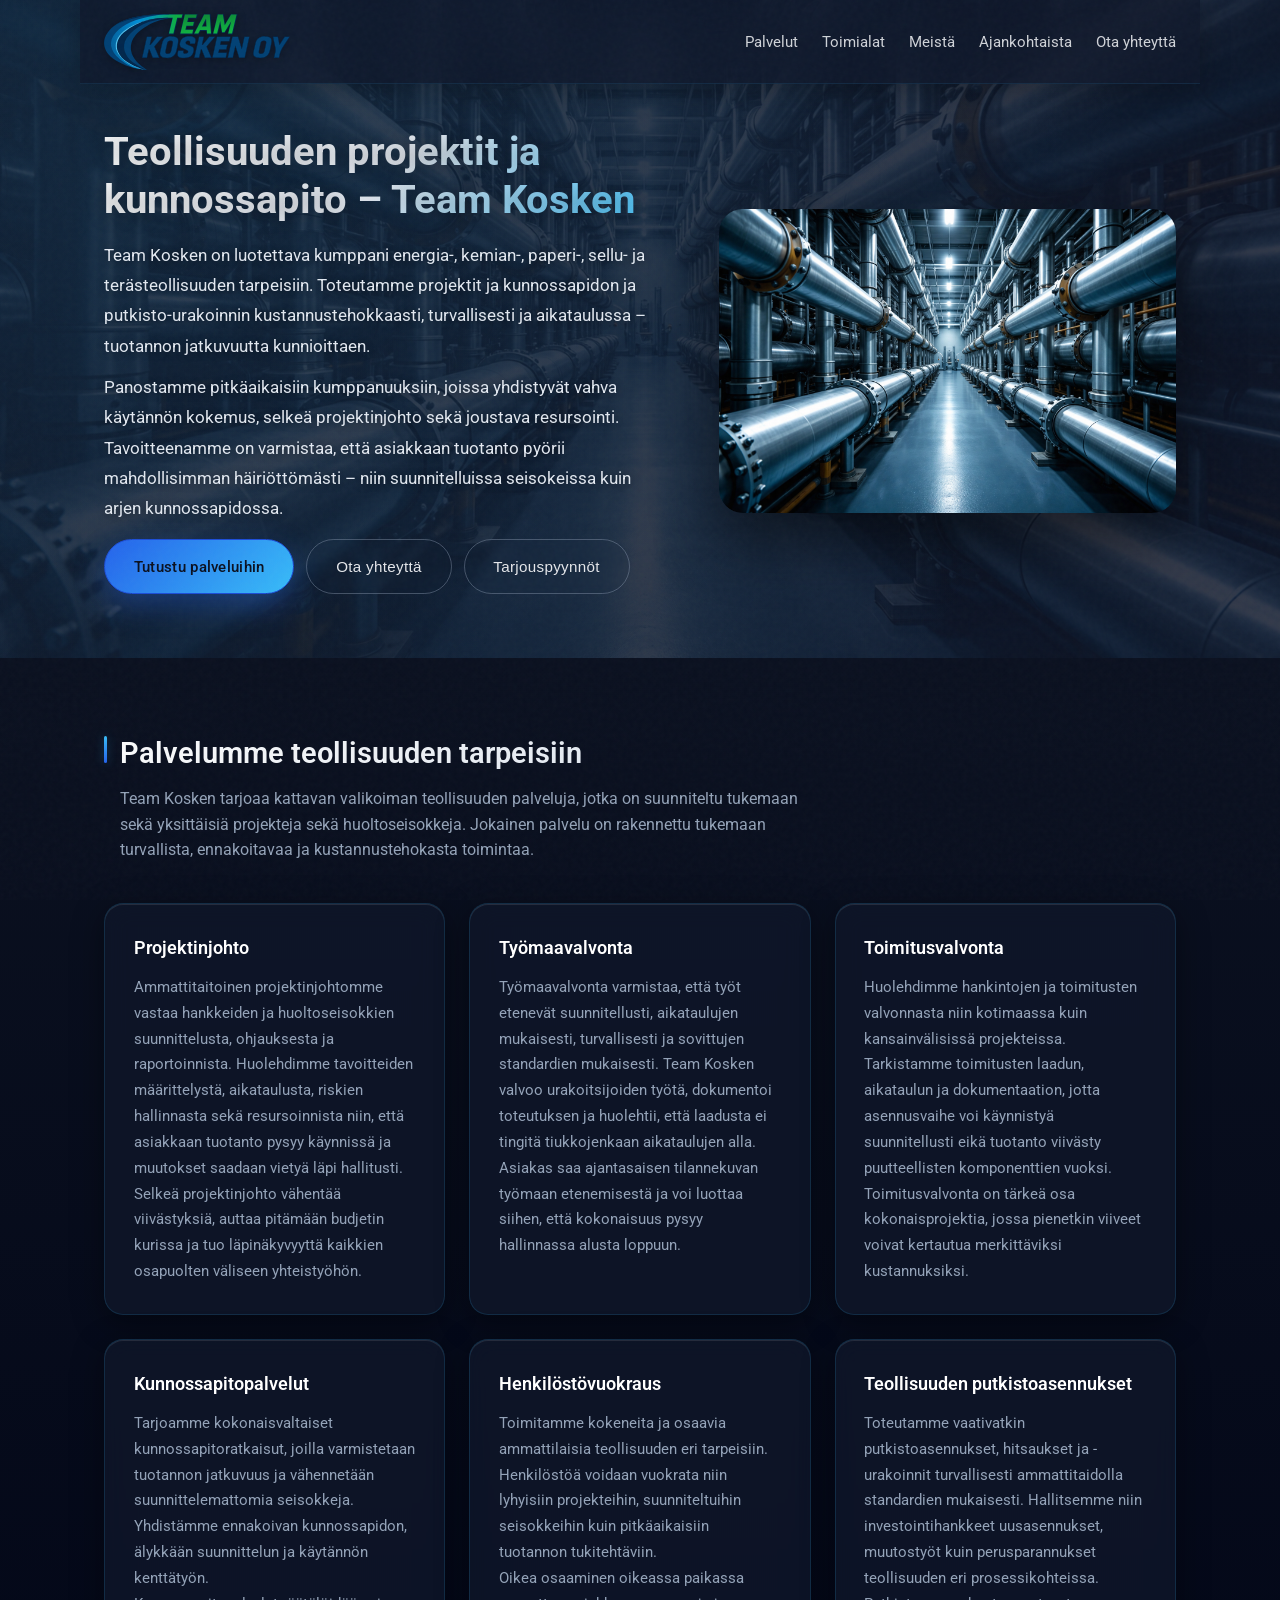
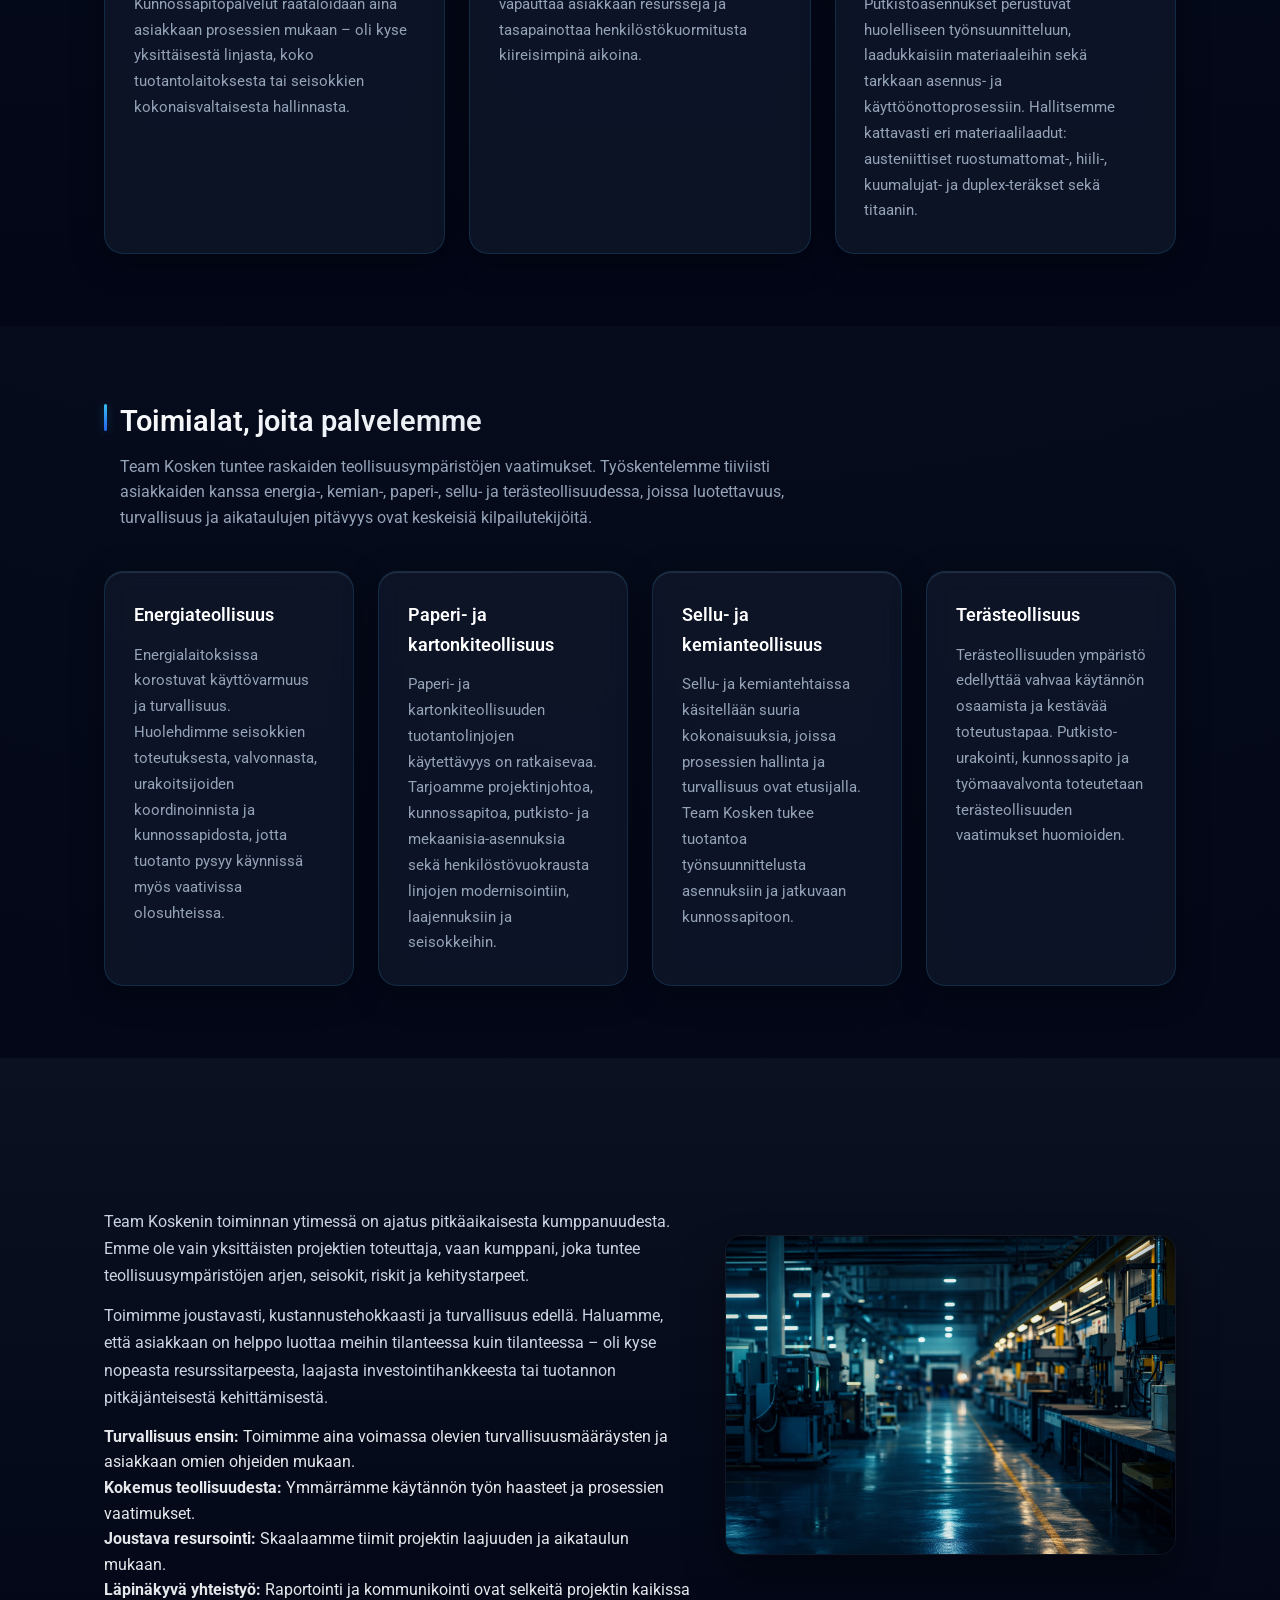
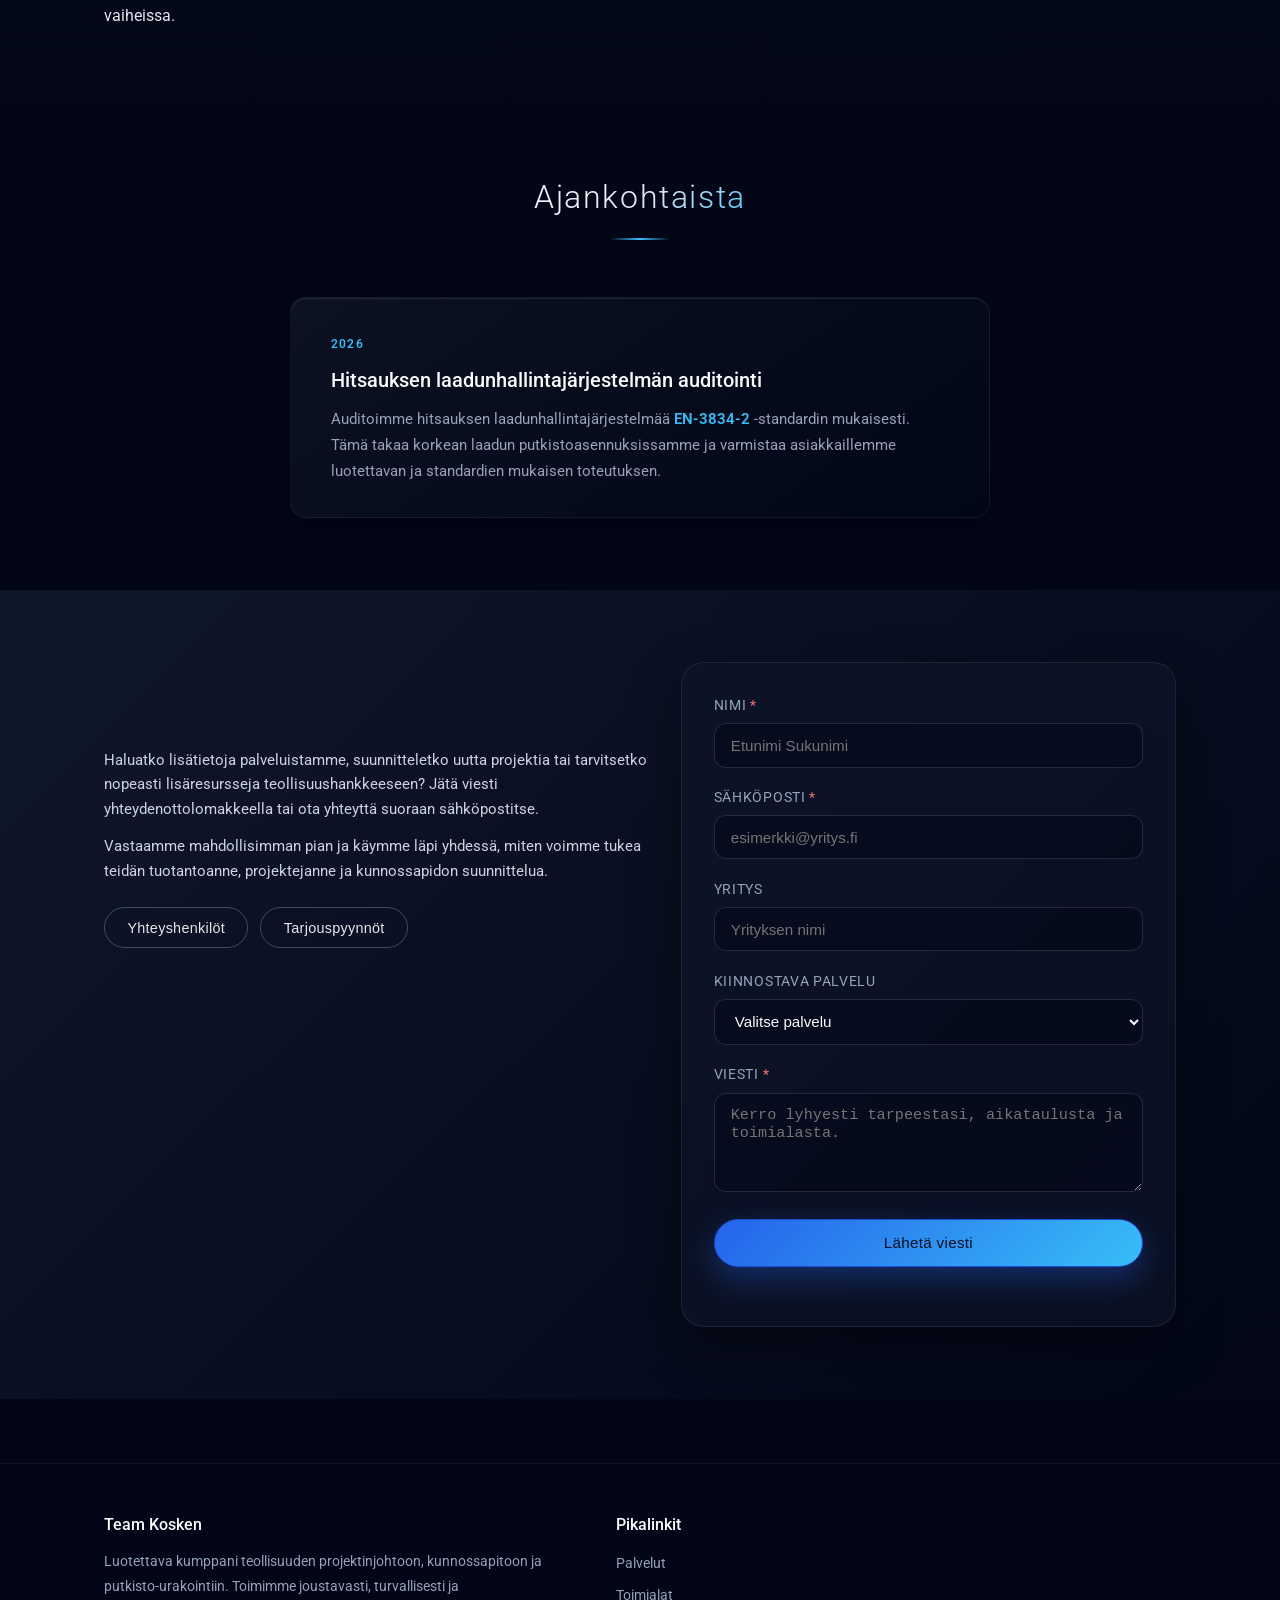
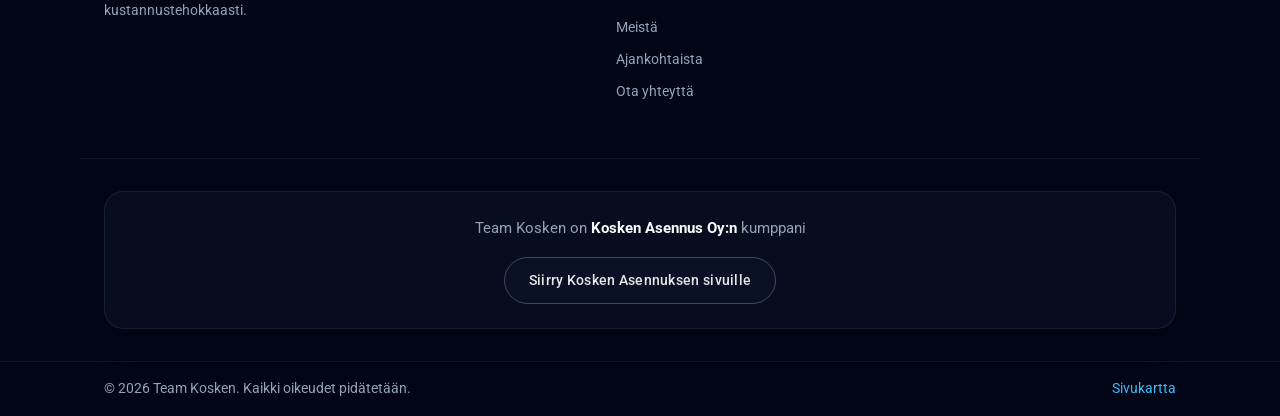
<file: index.html>
<!DOCTYPE html>
<html lang="fi">
<head>
  <meta charset="UTF-8">
  <title>Team Kosken – Teollisuuden projektinjohto ja kunnossapito</title>
  <meta name="description" content="Luotettava kumppani teollisuuden projektinhallintaan, työmaavalvontaan ja kunnossapitoon. Palvelemme energia-, kemian- ja terästeollisuutta.">
  <meta name="keywords" content="Team Kosken, teollisuuden palvelut, projektinjohto, työmaavalvonta, kunnossapito, putkistoasennukset, teollisuus, henkilöstövuokraus">
  <meta name="robots" content="index, follow">
  <meta name="author" content="Team Kosken">
  <meta name="viewport" content="width=device-width, initial-scale=1.0, maximum-scale=5.0">
  <meta name="theme-color" content="#020617">
  
  <!-- Canonical URL -->
  <link rel="canonical" href="https://teamkosken.com/">

  
  <link rel="icon" type="image/x-icon" href="images/favicon.png">
  <link rel="apple-touch-icon" sizes="180x180" href="images/favicon.png">
  
  <!-- Open Graph / Facebook -->
  <meta property="og:type" content="website">
  <meta property="og:url" content="https://teamkosken.com/">
  <meta property="og:title" content="Team Kosken – Teollisuuden projektinjohto ja kunnossapito">
  <meta property="og:description" content="Luotettava kumppani energia-, kemian-, paperi-, sellu- ja terästeollisuuden projektinjohtoon, kunnossapitoon ja putkistoasennuksiin.">
  <meta property="og:image" content="images/og-image.jpg">
  <meta property="og:locale" content="fi_FI">
  
  <!-- Twitter -->
  <meta property="twitter:card" content="summary_large_image">
  <meta property="twitter:url" content="https://teamkosken.com/">
  <meta property="twitter:title" content="Team Kosken – Teollisuuden projektinjohto ja kunnossapito">
  <meta property="twitter:description" content="Luotettava kumppani energia-, kemian-, paperi-, sellu- ja terästeollisuuden projektinjohtoon, kunnossapitoon ja putkistoasennuksiin.">
  <meta property="twitter:image" content="images/og-image.jpg">

  <!-- Preconnect to Google Fonts -->
  <link rel="preconnect" href="https://fonts.googleapis.com">
  <link rel="preconnect" href="https://fonts.gstatic.com" crossorigin>
  
  <!-- Google Font -->
  <link href="https://fonts.googleapis.com/css2?family=Roboto:wght@300;400;500;700&display=swap" rel="stylesheet">

  <!-- Preload critical resources -->
  <link rel="preload" href="styles.css" as="style">
  <link rel="preload" href="images/LOGO1.svg" as="image" type="image/svg+xml">
  
  <!-- Styles -->
  <link rel="stylesheet" href="styles.css">

  <!-- Strukturoitu data (JSON-LD) hakukoneita varten -->
  <script type="application/ld+json">
  {
    "@context": "https://schema.org",
    "@type": "Organization",
    "name": "Team Kosken",
    "url": "https://teamkosken.com/",
    "logo": "https://www.teamkosken.com/images/LOGO1.svg",
    "description": "Teollisuuden palveluyritys, joka tarjoaa projektinjohtoa, työmaavalvontaa, kunnossapitopalveluja, henkilöstövuokrausta ja putkistoasennuksia energia-, kemian-, paperi-, sellu- ja terästeollisuudelle.",
    "address": {"@type": "PostalAddress", "addressCountry": "FI"},
    "areaServed": ["Energia-ala", "Kemianteollisuus", "Paperiteollisuus", "Selluteollisuus", "Terästeollisuus"],
    "contactPoint": [{"@type": "ContactPoint", "contactType": "Asiakaspalvelu", "email": "info@teamkosken.fi", "telephone": "+358401234567"}],
    "makesOffer": {
      "@type": "OfferCatalog",
      "name": "Teollisuuden palvelut",
      "itemListElement": [
        {"@type": "Offer", "itemOffered": {"@type": "Service", "name": "Projektinjohto", "description": "Teollisuuden hankkeiden ja huoltoseisokkien projektinjohto."}},
        {"@type": "Offer", "itemOffered": {"@type": "Service", "name": "Työmaavalvonta", "description": "Työmaiden etenemisen turvallinen ja laadukas valvonta."}},
        {"@type": "Offer", "itemOffered": {"@type": "Service", "name": "Toimitusvalvonta", "description": "Hankintojen ja toimitusten aikataulujen valvonta."}},
        {"@type": "Offer", "itemOffered": {"@type": "Service", "name": "Kunnossapitopalvelut", "description": "Kokonaisvaltaiset kunnossapitoratkaisut tuotannon jatkuvuuden varmistamiseksi."}},
        {"@type": "Offer", "itemOffered": {"@type": "Service", "name": "Henkilöstövuokraus", "description": "Kokeneiden teollisuusammattilaisten vuokraus lyhyt- ja pitkäaikaisiin tarpeisiin."}},
        {"@type": "Offer", "itemOffered": {"@type": "Service", "name": "Teollisuuden putkistoasennukset", "description": "Putkistoasennukset ja hitsaukset vaativiin teollisuuskohteisiin."}}
      ]
    }
  }
  </script>
<base target="_blank">
</head>
<body id="top">
  <!-- Skip to main content for accessibility -->
  <a href="#main-content" class="skip-link">Siirry pääsisältöön</a>
  
  <!-- Sticky header -->
  <header class="site-header">
    <div class="container nav-container">
      <a href="#top" class="logo" aria-label="Team Kosken etusivu">
        <img src="images/LOGO1.svg" alt="Team Kosken logo">
      </a>

      <!-- Hamburger valikko mobiilille -->
      <button class="nav-toggle" aria-expanded="false" aria-controls="primary-menu" aria-label="Avaa päävalikko">
        <span class="nav-toggle-bar"></span>
        <span class="nav-toggle-bar"></span>
        <span class="nav-toggle-bar"></span>
      </button>

      <!-- Päänavigaatio -->
      <nav class="main-nav" aria-label="Päänavigaatio">
        <ul id="primary-menu" class="nav-menu">
          <li><a href="#palvelut">Palvelut</a></li>
          <li><a href="#toimialat">Toimialat</a></li>
          <li><a href="#meista">Meistä</a></li>
          <li><a href="#ajankohtaista">Ajankohtaista</a></li>
          <li><a href="#yhteys">Ota yhteyttä</a></li>
        </ul>
      </nav>
    </div>
  </header>
  <div class="nav-overlay" data-nav-overlay></div>

  <!-- HERO -->
  <section class="hero">
    <div class="container hero-grid">
      <div class="hero-text">
        <h1>Teollisuuden projektit ja kunnossapito – Team Kosken</h1>
        <p class="hero-lead">
          Team Kosken on luotettava kumppani energia-, kemian-, paperi-, sellu- ja terästeollisuuden tarpeisiin. 
          Toteutamme projektit ja kunnossapidon ja putkisto-urakoinnin kustannustehokkaasti, turvallisesti 
          ja aikataulussa – tuotannon jatkuvuutta kunnioittaen.
        </p>
        <p>
          Panostamme pitkäaikaisiin kumppanuuksiin, joissa yhdistyvät vahva käytännön kokemus, selkeä projektinjohto 
          sekä joustava resursointi. Tavoitteenamme on varmistaa, että asiakkaan tuotanto pyörii mahdollisimman 
          häiriöttömästi – niin suunnitelluissa seisokeissa kuin arjen kunnossapidossa.
        </p>
        <div class="hero-actions">
          <a href="#palvelut" class="btn btn-primary">Tutustu palveluihin</a>
          <button class="btn btn-outline" type="button" id="open-leadership">Ota yhteyttä</button>
          <button class="btn btn-outline" type="button" id="open-tarjous">Tarjouspyynnöt</button>
        </div>
      </div>
      <div class="hero-image-wrapper">
        <img src="images/halli.png" alt="Teollisuuslaitos ja tuotantoympäristö" class="hero-image">
      </div>
    </div>
  </section>
  <div class="highlight-text">Luotettavuus · Turvallisuus · Laatu</div>

  <main id="main-content">
    <!-- Palvelut -->
    <section id="palvelut" class="section section-light">
      <div class="container">
        <header class="section-header scroll-reveal">
          <h2>Palvelumme teollisuuden tarpeisiin</h2>
          <p>
            Team Kosken tarjoaa kattavan valikoiman teollisuuden palveluja, jotka on suunniteltu tukemaan sekä yksittäisiä projekteja 
            sekä huoltoseisokkeja. Jokainen palvelu on rakennettu tukemaan turvallista, ennakoitavaa ja kustannustehokasta toimintaa.
          </p>
        </header>

        <div class="grid services-grid">
          <article class="card service-card scroll-reveal">
            <h3>Projektinjohto</h3>
            <p>
              Ammattitaitoinen projektinjohtomme vastaa hankkeiden ja huoltoseisokkien suunnittelusta, ohjauksesta ja raportoinnista. 
              Huolehdimme tavoitteiden määrittelystä, aikataulusta, riskien hallinnasta sekä resursoinnista niin, että asiakkaan tuotanto pysyy 
              käynnissä ja muutokset saadaan vietyä läpi hallitusti.
            </p>
            <p>
              Selkeä projektinjohto vähentää viivästyksiä, auttaa pitämään budjetin kurissa ja tuo läpinäkyvyyttä kaikkien osapuolten 
              väliseen yhteistyöhön.
            </p>
          </article>

          <article class="card service-card scroll-reveal">
            <h3>Työmaavalvonta</h3>
            <p>
              Työmaavalvonta varmistaa, että työt etenevät suunnitellusti, aikataulujen mukaisesti, turvallisesti ja sovittujen standardien mukaisesti. 
              Team Kosken valvoo urakoitsijoiden työtä, dokumentoi toteutuksen ja huolehtii, että laadusta ei tingitä tiukkojenkaan aikataulujen alla.
            </p>
            <p>
              Asiakas saa ajantasaisen tilannekuvan työmaan etenemisestä ja voi luottaa siihen, että kokonaisuus pysyy hallinnassa alusta loppuun.
            </p>
          </article>

          <article class="card service-card scroll-reveal">
            <h3>Toimitusvalvonta</h3>
            <p>
              Huolehdimme hankintojen ja toimitusten valvonnasta niin kotimaassa kuin kansainvälisissä projekteissa. Tarkistamme toimitusten laadun, 
              aikataulun ja dokumentaation, jotta asennusvaihe voi käynnistyä suunnitellusti eikä tuotanto viivästy puutteellisten komponenttien vuoksi.
            </p>
            <p>
              Toimitusvalvonta on tärkeä osa kokonaisprojektia, jossa pienetkin viiveet voivat kertautua merkittäviksi kustannuksiksi.
            </p>
          </article>

          <article class="card service-card scroll-reveal">
            <h3>Kunnossapitopalvelut</h3>
            <p>
              Tarjoamme kokonaisvaltaiset kunnossapitoratkaisut, joilla varmistetaan tuotannon jatkuvuus ja vähennetään suunnittelemattomia seisokkeja. 
              Yhdistämme ennakoivan kunnossapidon, älykkään suunnittelun ja käytännön kenttätyön.
            </p>
            <p>
              Kunnossapitopalvelut räätälöidään aina asiakkaan prosessien mukaan – oli kyse yksittäisestä linjasta, koko tuotantolaitoksesta 
              tai seisokkien kokonaisvaltaisesta hallinnasta.
            </p>
          </article>

          <article class="card service-card scroll-reveal">
            <h3>Henkilöstövuokraus</h3>
            <p>
              Toimitamme kokeneita ja osaavia ammattilaisia teollisuuden eri tarpeisiin. Henkilöstöä voidaan vuokrata niin lyhyisiin projekteihin, 
              suunniteltuihin seisokkeihin kuin pitkäaikaisiin tuotannon tukitehtäviin.
            </p>
            <p>
              Oikea osaaminen oikeassa paikassa vapauttaa asiakkaan resursseja ja tasapainottaa henkilöstökuormitusta kiireisimpinä aikoina.
            </p>
          </article>

          <article class="card service-card scroll-reveal">
            <h3>Teollisuuden putkistoasennukset</h3>
            <p>
              Toteutamme vaativatkin putkistoasennukset, hitsaukset ja -urakoinnit turvallisesti ammattitaidolla standardien mukaisesti. 
              Hallitsemme niin investointihankkeet uusasennukset, muutostyöt kuin perusparannukset teollisuuden eri prosessikohteissa.
            </p>
            <p>
              Putkistoasennukset perustuvat huolelliseen työnsuunnitteluun, laadukkaisiin materiaaleihin sekä tarkkaan asennus- ja käyttöönottoprosessiin. 
              Hallitsemme kattavasti eri materiaalilaadut: austeniittiset ruostumattomat-, hiili-, kuumalujat- ja duplex-teräkset sekä titaanin.
            </p>
          </article>
        </div>
        
        <!-- MOBIILI: Palvelut (accordion) -->
        <div class="grid services-accordion" data-accordion="single">
          <details class="card service-card acc-card scroll-reveal">
            <summary>Projektinjohto</summary>
            <div class="acc-body">
                    <p>Ammattitaitoinen projektinjohtomme vastaa hankkeiden ja huoltoseisokkien suunnittelusta, ohjauksesta ja raportoinnista. Huolehdimme tavoitteiden määrittelystä, aikataulusta, riskien hallinnasta sekä resursoinnista niin, että asiakkaan tuotanto pysyy käynnissä ja muutokset saadaan vietyä läpi hallitusti.</p>
                    <p>Selkeä projektinjohto vähentää viivästyksiä, auttaa pitämään budjetin kurissa ja tuo läpinäkyvyyttä kaikkien osapuolten väliseen yhteistyöhön.</p>
            </div>
          </details>
          <details class="card service-card acc-card scroll-reveal">
            <summary>Työmaavalvonta</summary>
            <div class="acc-body">
              <p>Työmaavalvonta varmistaa, että työt etenevät suunnitellusti, aikataulujen mukaisesti, turvallisesti ja sovittujen standardien mukaisesti. Team Kosken valvoo urakoitsijoiden työtä, dokumentoi toteutuksen ja huolehtii, että laadusta ei tingitä tiukkojenkaan aikataulujen alla.</p>
              <p>Asiakas saa ajantasaisen tilannekuvan työmaan etenemisestä ja voi luottaa siihen, että kokonaisuus pysyy hallinnassa alusta loppuun.</p>
            </div>
          </details>
          <details class="card service-card acc-card scroll-reveal">
            <summary>Toimitusvalvonta</summary>
            <div class="acc-body">
              <p>Huolehdimme hankintojen ja toimitusten valvonnasta niin kotimaassa kuin kansainvälisissä projekteissa. Tarkistamme toimitusten laadun, aikataulun ja dokumentaation, jotta asennusvaihe voi käynnistyä suunnitellusti eikä tuotanto viivästy puutteellisten komponenttien vuoksi.</p>
              <p>Toimitusvalvonta on tärkeä osa kokonaisprojektia, jossa pienetkin viiveet voivat kertautua merkittäviksi kustannuksiksi.</p>
            </div>
          </details>
          <details class="card service-card acc-card scroll-reveal">
            <summary>Kunnossapitopalvelut</summary>
            <div class="acc-body">
              <p>Tarjoamme kokonaisvaltaiset kunnossapitoratkaisut, joilla varmistetaan tuotannon jatkuvuus ja vähennetään suunnittelemattomia seisokkeja. Yhdistämme ennakoivan kunnossapidon, älykkään suunnittelun ja käytännön kenttätyön.</p>
              <p>Kunnossapitopalvelut räätälöidään aina asiakkaan prosessien mukaan – oli kyse yksittäisestä linjasta, koko tuotantolaitoksesta tai seisokkien kokonaisvaltaisesta hallinnasta.</p>
            </div>
          </details>
          <details class="card service-card acc-card scroll-reveal">
            <summary>Henkilöstövuokraus</summary>
            <div class="acc-body">
                          <p>
              Toimitamme kokeneita ja osaavia ammattilaisia teollisuuden eri tarpeisiin. Henkilöstöä voidaan vuokrata niin lyhyisiin projekteihin, 
              suunniteltuihin seisokkeihin kuin pitkäaikaisiin tuotannon tukitehtäviin.
            </p>
            <p>
              Oikea osaaminen oikeassa paikassa vapauttaa asiakkaan resursseja ja tasapainottaa henkilöstökuormitusta kiireisimpinä aikoina.
            </p>
            </div>
          </details>
          <details class="card service-card acc-card scroll-reveal">
            <summary>Teollisuuden putkistoasennukset</summary>
            <div class="acc-body">
                          <p>
              Toteutamme vaativatkin putkistoasennukset, hitsaukset ja -urakoinnit turvallisesti ammattitaidolla standardien mukaisesti. 
              Hallitsemme niin investointihankkeet uusasennukset, muutostyöt kuin perusparannukset teollisuuden eri prosessikohteissa.
            </p>
            <p>
              Putkistoasennukset perustuvat huolelliseen työnsuunnitteluun, laadukkaisiin materiaaleihin sekä tarkkaan asennus- ja käyttöönottoprosessiin. 
              Hallitsemme kattavasti eri materiaalilaadut: austeniittiset ruostumattomat-, hiili-, kuumalujat- ja duplex-teräkset sekä titaanin.
            </p>
            </div>
          </details>
        </div>
      </div>
    </section>

    <!-- Toimialat -->
    <section id="toimialat" class="section">
      <div class="container">
        <header class="section-header scroll-reveal">
          <h2>Toimialat, joita palvelemme</h2>
          <p>
            Team Kosken tuntee raskaiden teollisuusympäristöjen vaatimukset. Työskentelemme tiiviisti asiakkaiden kanssa energia-, kemian-, paperi-, sellu- 
            ja terästeollisuudessa, joissa luotettavuus, turvallisuus ja aikataulujen pitävyys ovat keskeisiä kilpailutekijöitä.
          </p>
        </header>

        <div class="grid industries-grid">
          <article class="card industry-card scroll-reveal">
            <h3>Energiateollisuus</h3>
            <p>
              Energialaitoksissa korostuvat käyttövarmuus ja turvallisuus. Huolehdimme seisokkien toteutuksesta, valvonnasta, urakoitsijoiden koordinoinnista 
              ja kunnossapidosta, jotta tuotanto pysyy käynnissä myös vaativissa olosuhteissa.
            </p>
          </article>

          <article class="card industry-card scroll-reveal">
            <h3>Paperi- ja kartonkiteollisuus</h3>
            <p>
              Paperi- ja kartonkiteollisuuden tuotantolinjojen käytettävyys on ratkaisevaa. Tarjoamme projektinjohtoa, kunnossapitoa, putkisto- ja mekaanisia-asennuksia 
              sekä henkilöstövuokrausta linjojen modernisointiin, laajennuksiin ja seisokkeihin.
            </p>
          </article>

          <article class="card industry-card scroll-reveal">
            <h3>Sellu- ja kemianteollisuus</h3>
            <p>
              Sellu- ja kemiantehtaissa käsitellään suuria kokonaisuuksia, joissa prosessien hallinta ja turvallisuus ovat etusijalla. Team Kosken tukee tuotantoa 
              työnsuunnittelusta asennuksiin ja jatkuvaan kunnossapitoon.
            </p>
          </article>

          <article class="card industry-card scroll-reveal">
            <h3>Terästeollisuus</h3>
            <p>
              Terästeollisuuden ympäristö edellyttää vahvaa käytännön osaamista ja kestävää toteutustapaa. Putkisto-urakointi, kunnossapito ja työmaavalvonta 
              toteutetaan terästeollisuuden vaatimukset huomioiden.
            </p>
          </article>
        </div>
      </div>
    </section>


  </div>
    <!-- Logo esittelyosion lopussa -->


    <!-- Meistä -->
    <section id="meista" class="section section-light">
      <div class="container about-grid">
        <div class="about-text scroll-reveal">
          <header class="section-header">
            <h2>Team Kosken – luotettava kumppani teollisuudelle</h2>
          </header>
          <p>
            Team Koskenin toiminnan ytimessä on ajatus pitkäaikaisesta kumppanuudesta. Emme ole vain yksittäisten projektien toteuttaja, 
            vaan kumppani, joka tuntee teollisuusympäristöjen arjen, seisokit, riskit ja kehitystarpeet.
          </p>
          <p>
            Toimimme joustavasti, kustannustehokkaasti ja turvallisuus edellä. Haluamme, että asiakkaan on helppo luottaa meihin tilanteessa kuin tilanteessa – 
            oli kyse nopeasta resurssitarpeesta, laajasta investointihankkeesta tai tuotannon pitkäjänteisestä kehittämisestä.
          </p>
          <ul class="benefits-list">
            <li><strong>Turvallisuus ensin:</strong> Toimimme aina voimassa olevien turvallisuusmääräysten ja asiakkaan omien ohjeiden mukaan.</li>
            <li><strong>Kokemus teollisuudesta:</strong> Ymmärrämme käytännön työn haasteet ja prosessien vaatimukset.</li>
            <li><strong>Joustava resursointi:</strong> Skaalaamme tiimit projektin laajuuden ja aikataulun mukaan.</li>
            <li><strong>Läpinäkyvä yhteistyö:</strong> Raportointi ja kommunikointi ovat selkeitä projektin kaikissa vaiheissa.</li>
          </ul>
        </div>
        <div class="about-image-wrapper scroll-reveal">
          <img src="images/toinen.png" alt="Teollisuuden ammattilaiset työmaalla" class="about-image">
        </div>
      </div>
    </section>

    <!-- 
    ============================================
    AJANKOHTAISTA - HELPPO PÄIVITTÄÄ
    ============================================
    OHJE: Voit päivittää tämän osion itse muokkaamalla alla olevaa HTML-koodia.
    
    1. Avaa tämä tiedosto (index.html) tekstieditorissa (esim. Notepad, TextEdit)
    2. Etsi "AJANKOHTAISTA" -kohta
    3. Muokkaa tekstiä alla olevien ohjeiden mukaan
    
    UUSI UUTINEN:
    Kopioi tämä koodi ja liitä se viimeisen </article> -tagin jälkeen:
    
    <article class="card news-card scroll-reveal">
      <div class="news-date">2026</div>
      <h3>OTSIKKO TÄHÄN</h3>
      <p>TEKSTI TÄHÄN</p>
    </article>
    
    VANHAN MUOKKAAMINEN:
    Vaihda vain teksti <h3> ja <p> -tagien välistä.
    -->
    <section id="ajankohtaista" class="section">
      <div class="container">
        <header class="section-header scroll-reveal">
          <h2>Ajankohtaista</h2>
        </header>
        <div class="news-grid">
          
          <!-- Uutinen 1 -->
          <article class="card news-card scroll-reveal">
            <div class="news-date">2026</div>
            <h3>Hitsauksen laadunhallintajärjestelmän auditointi</h3>
            <p>
              Auditoimme hitsauksen laadunhallintajärjestelmää <strong>EN-3834-2</strong> -standardin mukaisesti. 
              Tämä takaa korkean laadun putkistoasennuksissamme ja varmistaa asiakkaillemme luotettavan ja standardien mukaisen toteutuksen.
            </p>
          </article>
          
          <!-- Voit lisätä uusia uutisia tähän -->
          
        </div>
      </div>
    </section>

    <!-- Yhteys -->
    <section id="yhteys" class="section section-accent">
      <div class="container contact-grid">
        <div class="contact-info scroll-reveal">
          <header class="section-header">
            <h2>Ota yhteyttä Team Koskeniin</h2>
          </header>
          <p>
            Haluatko lisätietoja palveluistamme, suunnitteletko uutta projektia tai tarvitsetko nopeasti lisäresursseja teollisuushankkeeseen? 
            Jätä viesti yhteydenottolomakkeella tai ota yhteyttä suoraan sähköpostitse.
          </p>
          <p class="contact-highlight">

          </p>
          <p>
            Vastaamme mahdollisimman pian ja käymme läpi yhdessä, miten voimme tukea teidän tuotantoanne, projektejanne ja kunnossapidon suunnittelua.
          </p>
          
          <!-- Napit modaaleille -->
          <div class="contact-buttons scroll-reveal">
            <button class="btn btn-outline" type="button" id="open-leadership-bottom">Yhteyshenkilöt</button>
            <button class="btn btn-outline" type="button" id="open-tarjous-bottom">Tarjouspyynnöt</button>
          </div>
        </div>

        <div class="contact-form-wrapper scroll-reveal">
          <form id="contact-form" class="contact-form" action="https://formspree.io/f/xjgezvdy" method="POST">
            <div class="form-group">
              <label for="name">Nimi <span class="required">*</span></label>
              <input type="text" id="name" name="name" required placeholder="Etunimi Sukunimi" autocomplete="name">
            </div>
            <div class="form-group">
              <label for="email">Sähköposti <span class="required">*</span></label>
              <input type="email" id="email" name="email" required placeholder="esimerkki@yritys.fi" autocomplete="email">
            </div>
            <div class="form-group">
              <label for="company">Yritys</label>
              <input type="text" id="company" name="company" placeholder="Yrityksen nimi" autocomplete="organization">
            </div>
            <div class="form-group">
              <label for="service">Kiinnostava palvelu</label>
              <select id="service" name="service">
                <option value="">Valitse palvelu</option>
                <option value="projektinjohto">Projektinjohto</option>
                <option value="tyomaavalvonta">Työmaavalvonta</option>
                <option value="toimitusvalvonta">Toimitusvalvonta</option>
                <option value="kunnossapito">Kunnossapitopalvelut</option>
                <option value="henkilostovuokraus">Henkilöstövuokraus</option>
                <option value="putkisto">Teollisuuden putkistoasennukset</option>
                <option value="muu">Muu / useampi palvelu</option>
              </select>
            </div>
            <div class="form-group">
              <label for="message">Viesti <span class="required">*</span></label>
              <textarea id="message" name="message" rows="4" required placeholder="Kerro lyhyesti tarpeestasi, aikataulusta ja toimialasta."></textarea>
            </div>
            <input type="text" name="_gotcha" style="display:none">
            <input type="hidden" name="_next" value="https://teamkosken.com/#yhteys">
            <button type="submit" class="btn btn-primary full-width">Lähetä viesti</button>
            <p id="form-message" class="form-message" aria-live="polite"></p>
          </form>
        </div>
      </div>
    </section>
  </main>

  <!-- Footer -->
  <footer class="site-footer">
    <div class="container footer-grid">
      <div class="footer-col">
        <h3>Team Kosken</h3>
        <p>
          Luotettava kumppani teollisuuden projektinjohtoon, kunnossapitoon ja putkisto-urakointiin. 
          Toimimme joustavasti, turvallisesti ja kustannustehokkaasti.
        </p>
      </div>
      <div class="footer-col">
        <h4>Pikalinkit</h4>
        <ul class="footer-links">
          <li><a href="#palvelut">Palvelut</a></li>
          <li><a href="#toimialat">Toimialat</a></li>
          <li><a href="#meista">Meistä</a></li>
          <li><a href="#ajankohtaista">Ajankohtaista</a></li>
          <li><a href="#yhteys">Ota yhteyttä</a></li>
        </ul>
      </div>
      <div class="footer-col">

      </div>
    </div>
    
    <!-- Kosken Asennus - pääyhtiö -->
    <div class="container partner-section">
      <div class="partner-box">
        <p>Team Kosken on <strong>Kosken Asennus Oy:n</strong> kumppani</p>
        <a href="https://www.koskenasennus.fi" target="_blank" rel="noopener noreferrer" class="btn btn-outline">
          Siirry Kosken Asennuksen sivuille
        </a>
      </div>
    </div>
    
    <div class="footer-bottom">
      <div class="container footer-bottom-inner">
        <p>&copy; <span id="year"></span> Team Kosken. Kaikki oikeudet pidätetään.</p>
        <a href="sitemap.xml">Sivukartta</a>
      </div>
    </div>
  </footer>

  <!-- ============================================
       MODAALI: Ota yhteyttä (4 henkilöä)
       ============================================ -->
  <div class="modal" id="leadership-modal" aria-hidden="true">
    <div class="modal-backdrop" data-close-modal></div>
    <div class="modal-panel" role="dialog" aria-modal="true" aria-labelledby="leadership-title">
      <div class="modal-header">
        <div class="modal-brand">
          <img class="modal-logo" src="images/LOGO1.svg" alt="Team Kosken">
        </div>
        <h2 id="leadership-title">Yhteyshenkilöt</h2>
        <button class="modal-close" type="button" aria-label="Sulje" data-close-modal>
          <span aria-hidden="true">✕</span>
        </button>
      </div>
      <div class="modal-content">
        <div class="team-grid">
          
          <!-- Tuomas Keskimaunu -->
          <article class="team-card">
            <img src="images/johto-1.webp" alt="Tuomas Keskimaunu" loading="lazy" decoding="async">
            <div class="team-info">
              <h3>Tuomas Keskimaunu</h3>
              <p class="team-role">Toimitusjohtaja</p>
              <p class="team-links">
                <a href="tel:+358405317671">+358 40 531 7671</a><br>
                <a href="mailto:tuomas.keskimaunu@teamkosken.fi">tuomas.keskimaunu@teamkosken.fi</a>
              </p>
            </div>
          </article>

          <!-- Jukka Sihvonen -->
          <article class="team-card">
            <img src="images/johto-2.webp" alt="Jukka Sihvonen" loading="lazy" decoding="async">
            <div class="team-info">
              <h3>Jukka Sihvonen</h3>
              <p class="team-role">Tekninen johtaja, IWE</p>
              <p class="team-links">
                <a href="tel:+358503901058">+358 50 390 1058</a><br>
                <a href="mailto:jukka.sihvonen@teamkosken.fi">jukka.sihvonen@teamkosken.fi</a>
              </p>
            </div>
          </article>

          <!-- Jani Kolmonen -->
          <article class="team-card">
            <img src="images/johto-3.webp" alt="Jani Kolmonen" loading="lazy" decoding="async">
            <div class="team-info">
              <h3>Jani Kolmonen</h3>
              <p class="team-role">Palvelupäällikkö, Rekrytoinnit</p>
              <p class="team-links">
                <a href="tel:+358445571733">+358 44 557 1733</a><br>
                <a href="mailto:jani.kolmonen@teamkosken.fi">jani.kolmonen@teamkosken.fi</a>
              </p>
            </div>
          </article>

          <!-- Jani Peurasaari -->
          <!-- <article class="team-card"> -->
            <!-- KOMMENTTI: Cropaa kuva niin että naama näkyy kokonaan -->
            <!-- <img src="images/johto-4.webp" alt="Jani Peurasaari" loading="lazy" decoding="async" class="peurasaari-img">
            <div class="team-info">
              <h3>Jani Peurasaari</h3>
              <p class="team-role">Operatiivinen johtaja</p>
              <p class="team-links">
                <a href="tel:+358407650177">+358 40 765 0177</a><br>
                <a href="mailto:jani.peurasaari@teamkosken.fi">jani.peurasaari@teamkosken.fi</a>
              </p>
            </div>
          </article> -->
          
        </div>
      </div>
    </div>
  </div>

  <!-- ============================================
       MODAALI: Tarjouspyynnöt (vain Tuomas)
       ============================================ -->
  <div class="modal" id="tarjous-modal" aria-hidden="true">
    <div class="modal-backdrop" data-close-tarjous></div>
    <div class="modal-panel" role="dialog" aria-modal="true" aria-labelledby="tarjous-title">
      <div class="modal-header">
        <div class="modal-brand">
          <img class="modal-logo" src="images/LOGO1.svg" alt="Team Kosken">
        </div>
        <h2 id="tarjous-title">Tarjouspyynnöt</h2>
        <button class="modal-close" type="button" aria-label="Sulje" data-close-tarjous>
          <span aria-hidden="true">✕</span>
        </button>
      </div>
      <div class="modal-content">
        <div class="team-grid single-card">
          
          <!-- Vain Tuomas Keskimaunu -->
          <article class="team-card">
            <img src="images/johto-1.webp" alt="Tuomas Keskimaunu" loading="lazy" decoding="async">
            <div class="team-info">
              <h3>Tuomas Keskimaunu</h3>
              <p class="team-role">Toimitusjohtaja</p>
              <p class="team-links">
                <a href="tel:+358405317671">+358 40 531 7671</a><br>
                <a href="mailto:tuomas.keskimaunu@teamkosken.fi">tuomas.keskimaunu@teamkosken.fi</a>
              </p>
            </div>
          </article>
          
        </div>
      </div>
    </div>
  </div>

  <!-- JavaScript -->
  <script src="script.js" defer></script>
</body>
</html>
</file>
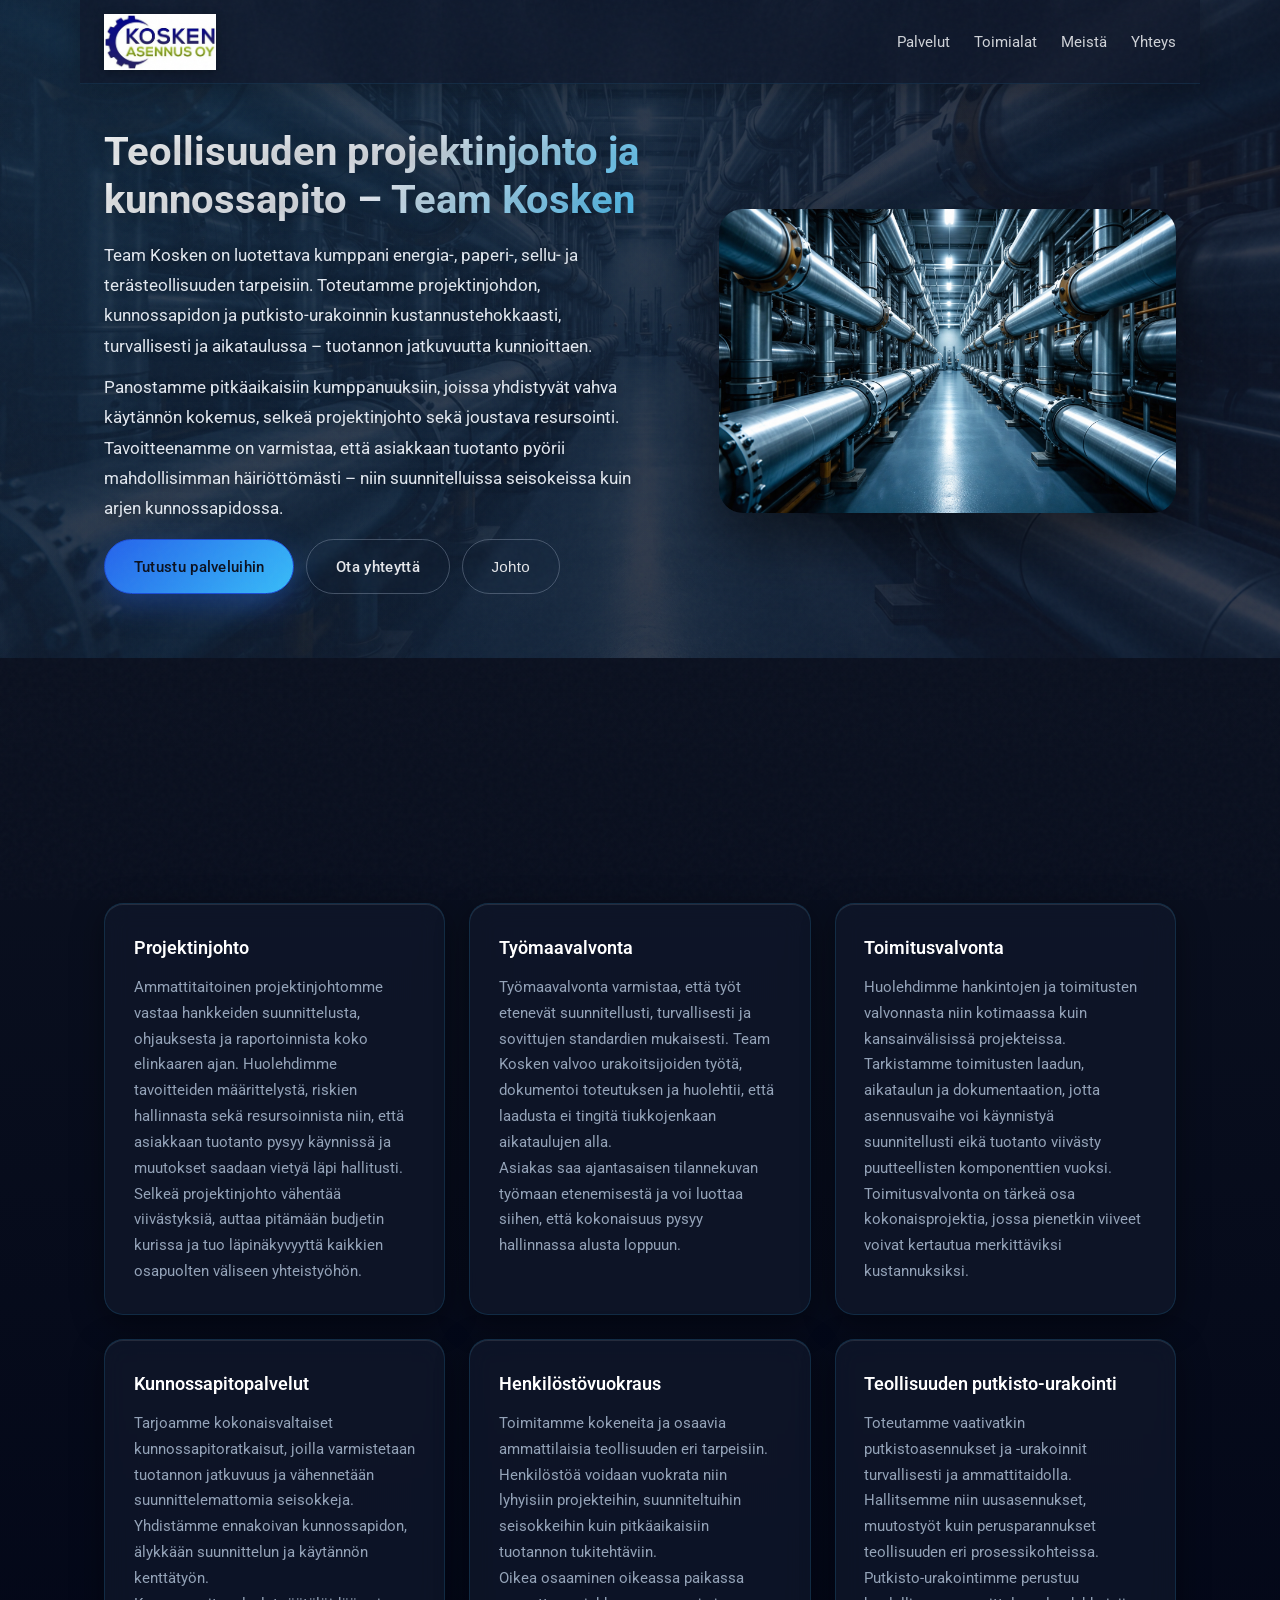
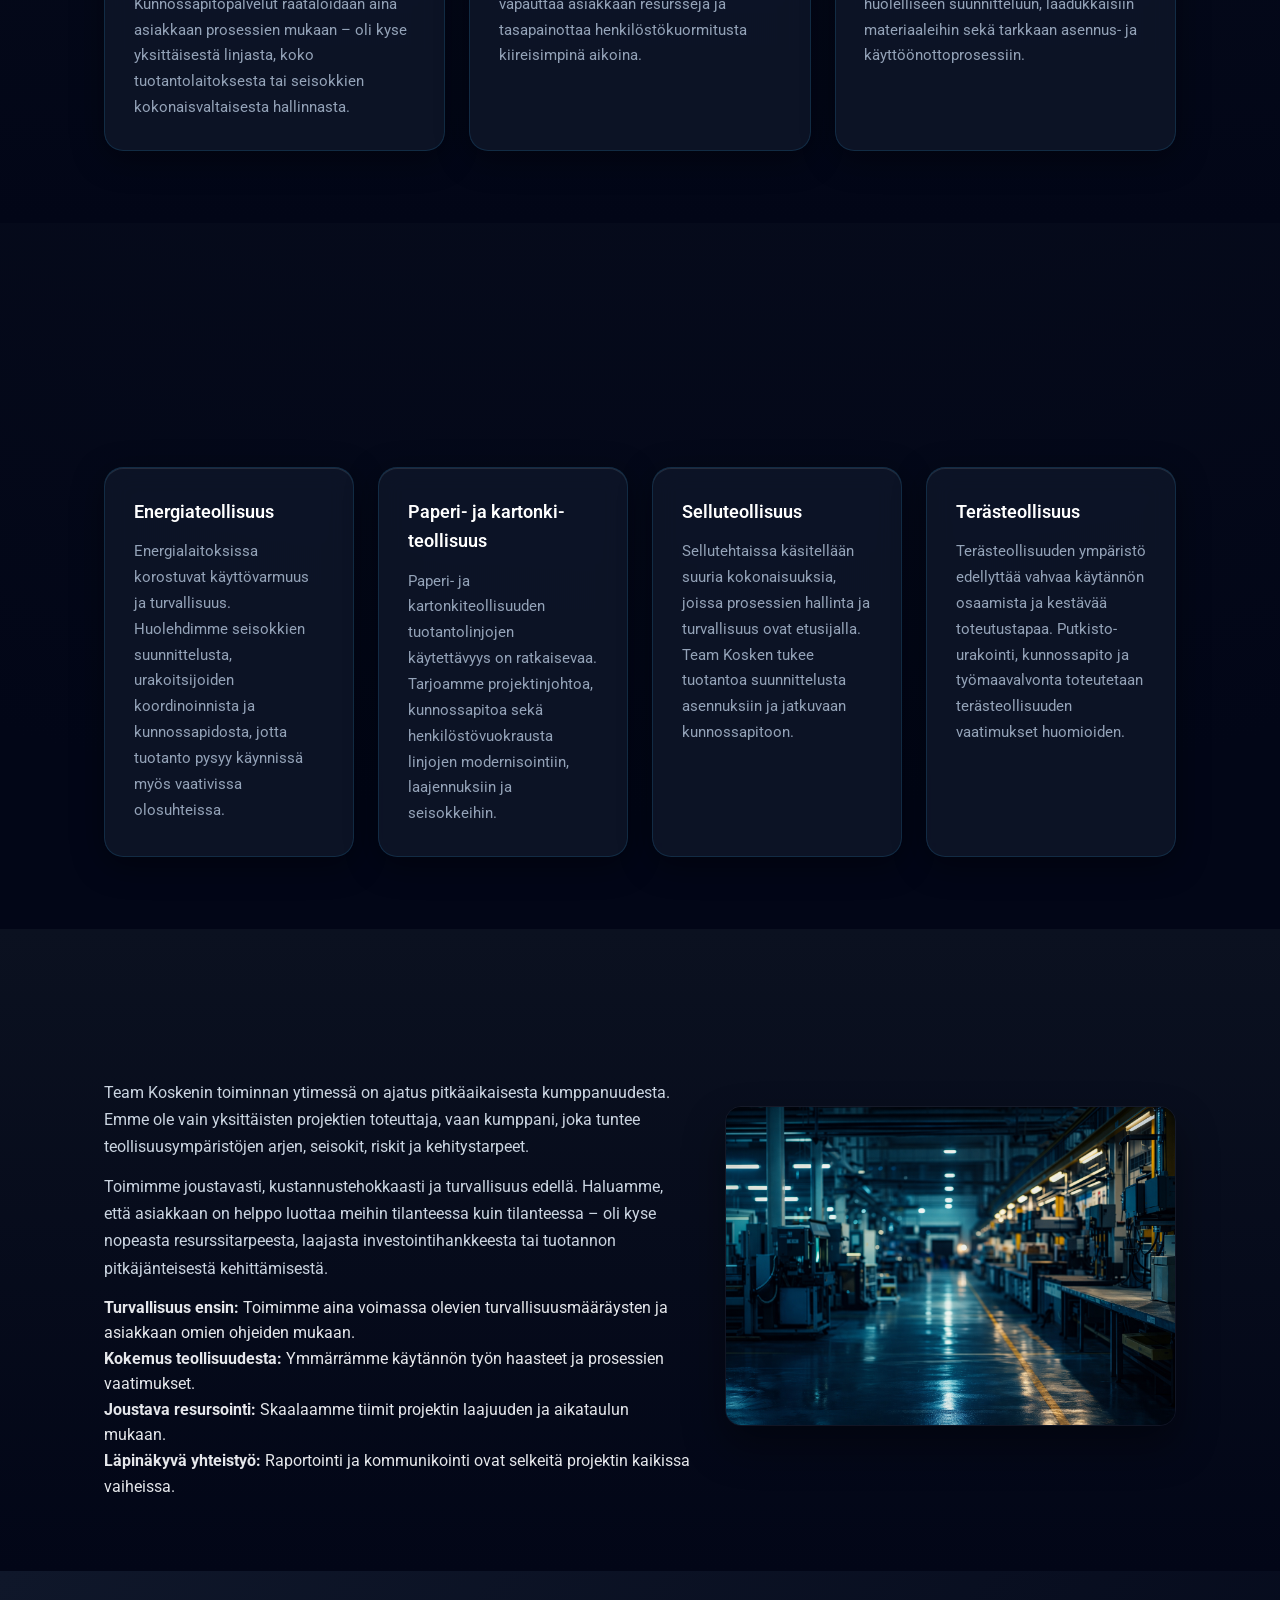
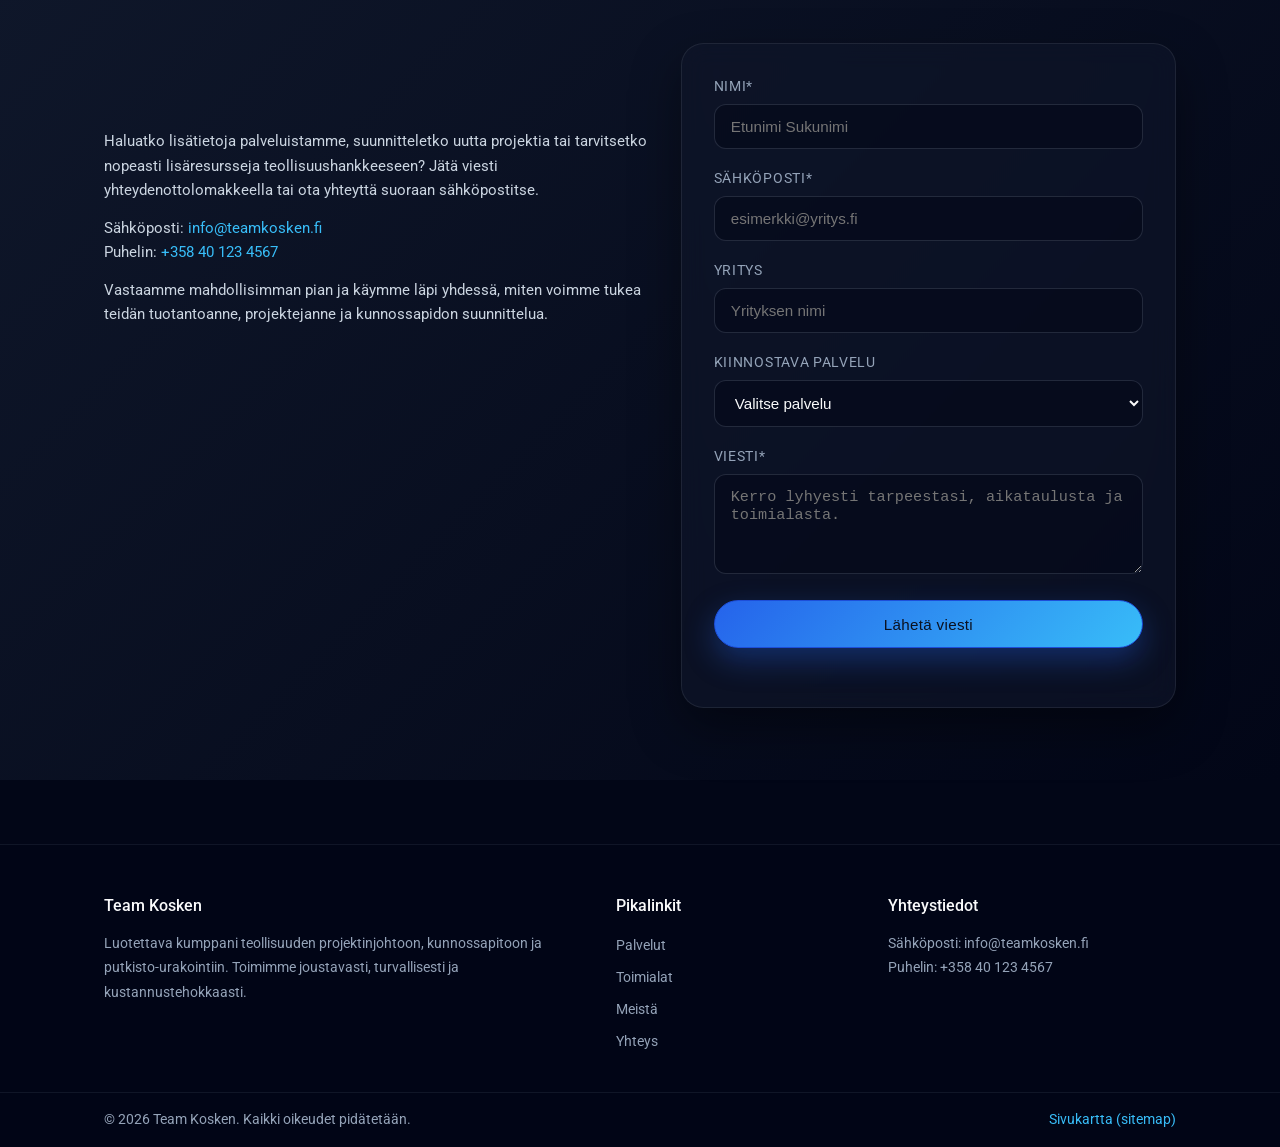
<file: testi1.html>
<!DOCTYPE html>
<html lang="fi">
<head>
  <meta charset="UTF-8">
  <title>Team Kosken – Teollisuuden projektinjohto ja kunnossapito</title>
  <meta name="description" content="Team Kosken tarjoaa teollisuuden projektinjohtoa, työmaavalvontaa, kunnossapitopalveluja ja putkisto-urakointia energia-, paperi-, sellu- ja terästeollisuudelle.">
  <meta name="keywords" content="Team Kosken, teollisuuden palvelut, projektinjohto, työmaavalvonta, kunnossapito, putkisto-urakointi, teollisuus, henkilöstövuokraus">
  <meta name="robots" content="index, follow">
  <link rel="canonical" href="https://www.teamkosken.fi/">
  <meta name="viewport" content="width=device-width, initial-scale=1.0">

  <!-- Google Font -->
  <link href="https://fonts.googleapis.com/css2?family=Roboto:wght@300;400;500;700&display=swap" rel="stylesheet">

  <!-- Päätyylit -->
  <link rel="stylesheet" href="styles.css">

  <!-- Strukturoitu data (JSON-LD) hakukoneita varten -->
  <script type="application/ld+json">
  {
    "@context": "https://schema.org",
    "@type": "Organization",
    "name": "Team Kosken",
    "url": "https://www.teamkosken.fi/",
    "description": "Teollisuuden palveluyritys, joka tarjoaa projektinjohtoa, työmaavalvontaa, kunnossapitopalveluja, henkilöstövuokrausta ja putkisto-urakointia energia-, paperi-, sellu- ja terästeollisuudelle.",
    "address": {
      "@type": "PostalAddress",
      "addressCountry": "FI"
    },
    "areaServed": [
      "Energia-ala",
      "Paperiteollisuus",
      "Selluteollisuus",
      "Terästeollisuus"
    ],
    "contactPoint": [{
      "@type": "ContactPoint",
      "contactType": "Asiakaspalvelu",
      "email": "info@teamkosken.fi"
    }],
    "makesOffer": {
      "@type": "OfferCatalog",
      "name": "Teollisuuden palvelut",
      "itemListElement": [
        {
          "@type": "Offer",
          "itemOffered": {
            "@type": "Service",
            "name": "Projektinjohto",
            "description": "Teollisuuden hankkeiden projektinjohto alusta loppuun."
          }
        },
        {
          "@type": "Offer",
          "itemOffered": {
            "@type": "Service",
            "name": "Työmaavalvonta",
            "description": "Työmaiden etenemisen turvallinen ja laadukas valvonta."
          }
        },
        {
          "@type": "Offer",
          "itemOffered": {
            "@type": "Service",
            "name": "Toimitusvalvonta",
            "description": "Hankintojen ja toimitusten aikataulujen valvonta."
          }
        },
        {
          "@type": "Offer",
          "itemOffered": {
            "@type": "Service",
            "name": "Kunnossapitopalvelut",
            "description": "Kokonaisvaltaiset kunnossapitoratkaisut tuotannon jatkuvuuden varmistamiseksi."
          }
        },
        {
          "@type": "Offer",
          "itemOffered": {
            "@type": "Service",
            "name": "Henkilöstövuokraus",
            "description": "Kokeneiden teollisuusammattilaisten vuokraus lyhyt- ja pitkäaikaisiin tarpeisiin."
          }
        },
        {
          "@type": "Offer",
          "itemOffered": {
            "@type": "Service",
            "name": "Teollisuuden putkisto-urakointi",
            "description": "Putkistoasennukset ja putkisto-urakointi vaativiin teollisuuskohteisiin."
          }
        }
      ]
    }
  }
  </script>
</head>
<body id="top">
  <!-- Sticky header: vain logo + navigaatio -->
  <header class="site-header">
    <div class="container nav-container">
      <a href="#top" class="logo" aria-label="Team Kosken etusivu">
        <img src="images/OIP.webp" alt="Team Kosken logo">
      </a>

      <!-- Hamburger valikko mobiilille -->
      <button class="nav-toggle" aria-expanded="false" aria-controls="primary-menu" aria-label="Avaa päävalikko">
        <span class="nav-toggle-bar"></span>
        <span class="nav-toggle-bar"></span>
        <span class="nav-toggle-bar"></span>
      </button>

      <!-- Päänavigaatio -->
      <nav class="main-nav" aria-label="Päänavigaatio">
        <ul id="primary-menu" class="nav-menu">
          <li><a href="#palvelut">Palvelut</a></li>
          <li><a href="#toimialat">Toimialat</a></li>
          <li><a href="#meista">Meistä</a></li>
          <li><a href="#yhteys">Yhteys</a></li>
        </ul>
      </nav>
    </div>
  </header>

  <!-- HERO NYT HEADERIN ULKOPUOLELLA → RULLAA NORMISTI POIS -->
  <section class="hero">
    <div class="container hero-grid">
      <div class="hero-text">
        <h1>Teollisuuden projektinjohto ja kunnossapito – Team Kosken</h1>
        <p class="hero-lead">
          Team Kosken on luotettava kumppani energia-, paperi-, sellu- ja terästeollisuuden tarpeisiin.
          Toteutamme projektinjohdon, kunnossapidon ja putkisto-urakoinnin kustannustehokkaasti, turvallisesti
          ja aikataulussa – tuotannon jatkuvuutta kunnioittaen.
        </p>
        <p>
          Panostamme pitkäaikaisiin kumppanuuksiin, joissa yhdistyvät vahva käytännön kokemus, selkeä projektinjohto
          sekä joustava resursointi. Tavoitteenamme on varmistaa, että asiakkaan tuotanto pyörii mahdollisimman
          häiriöttömästi – niin suunnitelluissa seisokeissa kuin arjen kunnossapidossa.
        </p>
        <div class="hero-actions">
          <a href="#palvelut" class="btn btn-primary">Tutustu palveluihin</a>
          <a href="#yhteys" class="btn btn-outline">Ota yhteyttä</a>
          <button class="btn btn-outline" type="button" id="open-leadership">Johto</button>
        </div>

      </div>
      <div class="hero-image-wrapper">
        <img src="images/halli.png" alt="Teollisuuslaitos ja tuotantoympäristö" class="hero-image">
      </div>
    </div>
  </section>

  <main>
    <!-- Palvelut -->
    <section id="palvelut" class="section section-light">
      <div class="container">
        <header class="section-header">
          <h2>Palvelumme teollisuuden tarpeisiin</h2>
          <p>
            Team Kosken tarjoaa kattavan valikoiman teollisuuden palveluja, jotka on suunniteltu tukemaan sekä yksittäisiä projekteja
            että laajaa tuotantoympäristöä. Jokainen palvelu on rakennettu tukemaan turvallista, ennakoitavaa ja kustannustehokasta toimintaa.
          </p>
        </header>

        <div class="grid services-grid">
          <article class="card service-card">
            <h3>Projektinjohto</h3>
            <p>
              Ammattitaitoinen projektinjohtomme vastaa hankkeiden suunnittelusta, ohjauksesta ja raportoinnista koko elinkaaren ajan.
              Huolehdimme tavoitteiden määrittelystä, riskien hallinnasta sekä resursoinnista niin, että asiakkaan tuotanto pysyy
              käynnissä ja muutokset saadaan vietyä läpi hallitusti.
            </p>
            <p>
              Selkeä projektinjohto vähentää viivästyksiä, auttaa pitämään budjetin kurissa ja tuo läpinäkyvyyttä kaikkien osapuolten
              väliseen yhteistyöhön.
            </p>
          </article>

          <article class="card service-card">
            <h3>Työmaavalvonta</h3>
            <p>
              Työmaavalvonta varmistaa, että työt etenevät suunnitellusti, turvallisesti ja sovittujen standardien mukaisesti.
              Team Kosken valvoo urakoitsijoiden työtä, dokumentoi toteutuksen ja huolehtii, että laadusta ei tingitä tiukkojenkaan aikataulujen alla.
            </p>
            <p>
              Asiakas saa ajantasaisen tilannekuvan työmaan etenemisestä ja voi luottaa siihen, että kokonaisuus pysyy hallinnassa alusta loppuun.
            </p>
          </article>

          <article class="card service-card">
            <h3>Toimitusvalvonta</h3>
            <p>
              Huolehdimme hankintojen ja toimitusten valvonnasta niin kotimaassa kuin kansainvälisissä projekteissa. Tarkistamme toimitusten laadun,
              aikataulun ja dokumentaation, jotta asennusvaihe voi käynnistyä suunnitellusti eikä tuotanto viivästy puutteellisten komponenttien vuoksi.
            </p>
            <p>
              Toimitusvalvonta on tärkeä osa kokonaisprojektia, jossa pienetkin viiveet voivat kertautua merkittäviksi kustannuksiksi.
            </p>
          </article>

          <article class="card service-card">
            <h3>Kunnossapitopalvelut</h3>
            <p>
              Tarjoamme kokonaisvaltaiset kunnossapitoratkaisut, joilla varmistetaan tuotannon jatkuvuus ja vähennetään suunnittelemattomia seisokkeja.
              Yhdistämme ennakoivan kunnossapidon, älykkään suunnittelun ja käytännön kenttätyön.
            </p>
            <p>
              Kunnossapitopalvelut räätälöidään aina asiakkaan prosessien mukaan – oli kyse yksittäisestä linjasta, koko tuotantolaitoksesta
              tai seisokkien kokonaisvaltaisesta hallinnasta.
            </p>
          </article>

          <article class="card service-card">
            <h3>Henkilöstövuokraus</h3>
            <p>
              Toimitamme kokeneita ja osaavia ammattilaisia teollisuuden eri tarpeisiin. Henkilöstöä voidaan vuokrata niin lyhyisiin projekteihin,
              suunniteltuihin seisokkeihin kuin pitkäaikaisiin tuotannon tukitehtäviin.
            </p>
            <p>
              Oikea osaaminen oikeassa paikassa vapauttaa asiakkaan resursseja ja tasapainottaa henkilöstökuormitusta kiireisimpinä aikoina.
            </p>
          </article>

          <article class="card service-card">
            <h3>Teollisuuden putkisto-urakointi</h3>
            <p>
              Toteutamme vaativatkin putkistoasennukset ja -urakoinnit turvallisesti ja ammattitaidolla. Hallitsemme niin uusasennukset,
              muutostyöt kuin perusparannukset teollisuuden eri prosessikohteissa.
            </p>
            <p>
              Putkisto-urakointimme perustuu huolelliseen suunnitteluun, laadukkaisiin materiaaleihin sekä tarkkaan asennus- ja käyttöönotto­prosessiin.
            </p>
          </article>
        </div>
      </div>
    </section>

    <!-- Toimialat -->
    <section id="toimialat" class="section">
      <div class="container">
        <header class="section-header">
          <h2>Toimialat, joita palvelemme</h2>
          <p>
            Team Kosken tuntee raskaiden teollisuusympäristöjen vaatimukset. Työskentelemme tiiviisti asiakkaiden kanssa energia-, paperi-, sellu-
            ja terästeollisuudessa, joissa luotettavuus, turvallisuus ja aikataulujen pitävyys ovat keskeisiä kilpailutekijöitä.
          </p>
        </header>

        <div class="grid industries-grid">
          <article class="card industry-card">
            <h3>Energia­teollisuus</h3>
            <p>
              Energialaitoksissa korostuvat käyttövarmuus ja turvallisuus. Huolehdimme seisokkien suunnittelusta, urakoitsijoiden koordinoinnista
              ja kunnossapidosta, jotta tuotanto pysyy käynnissä myös vaativissa olosuhteissa.
            </p>
          </article>

          <article class="card industry-card">
            <h3>Paperi- ja kartonki­teollisuus</h3>
            <p>
              Paperi- ja kartonkiteollisuuden tuotantolinjojen käytettävyys on ratkaisevaa. Tarjoamme projektinjohtoa, kunnossapitoa sekä henkilöstövuokrausta
              linjojen modernisointiin, laajennuksiin ja seisokkeihin.
            </p>
          </article>

          <article class="card industry-card">
            <h3>Sellu­teollisuus</h3>
            <p>
              Sellutehtaissa käsitellään suuria kokonaisuuksia, joissa prosessien hallinta ja turvallisuus ovat etusijalla. Team Kosken tukee tuotantoa
              suunnittelusta asennuksiin ja jatkuvaan kunnossapitoon.
            </p>
          </article>

          <article class="card industry-card">
            <h3>Teräs­teollisuus</h3>
            <p>
              Terästeollisuuden ympäristö edellyttää vahvaa käytännön osaamista ja kestävää toteutustapaa. Putkisto-urakointi, kunnossapito ja työmaavalvonta
              toteutetaan terästeollisuuden vaatimukset huomioiden.
            </p>
          </article>
        </div>
      </div>
    </section>

    <!-- Meistä -->
    <section id="meista" class="section section-light">
      <div class="container about-grid">
        <div class="about-text">
          <header class="section-header">
            <h2>Team Kosken – luotettava kumppani teollisuudelle</h2>
          </header>
          <p>
            Team Koskenin toiminnan ytimessä on ajatus pitkäaikaisesta kumppanuudesta. Emme ole vain yksittäisten projektien toteuttaja,
            vaan kumppani, joka tuntee teollisuusympäristöjen arjen, seisokit, riskit ja kehitystarpeet.
          </p>
          <p>
            Toimimme joustavasti, kustannustehokkaasti ja turvallisuus edellä. Haluamme, että asiakkaan on helppo luottaa meihin tilanteessa kuin tilanteessa –
            oli kyse nopeasta resurssitarpeesta, laajasta investointihankkeesta tai tuotannon pitkäjänteisestä kehittämisestä.
          </p>
          <ul class="benefits-list">
            <li><strong>Turvallisuus ensin:</strong> Toimimme aina voimassa olevien turvallisuus­määräysten ja asiakkaan omien ohjeiden mukaan.</li>
            <li><strong>Kokemus teollisuudesta:</strong> Ymmärrämme käytännön työn haasteet ja prosessien vaatimukset.</li>
            <li><strong>Joustava resursointi:</strong> Skaalaamme tiimit projektin laajuuden ja aikataulun mukaan.</li>
            <li><strong>Läpinäkyvä yhteistyö:</strong> Raportointi ja kommunikointi ovat selkeitä projektin kaikissa vaiheissa.</li>
          </ul>
        </div>
        <div class="about-image-wrapper">
          <img src="images/toinen.png" alt="Teollisuuden ammattilaiset työmaalla" class="about-image">
        </div>
      </div>
    </section>

    <!-- Yhteys -->
    <section id="yhteys" class="section section-accent">
      <div class="container contact-grid">
        <div class="contact-info">
          <header class="section-header">
            <h2>Ota yhteyttä Team Koskeniin</h2>
          </header>
          <p>
            Haluatko lisätietoja palveluistamme, suunnitteletko uutta projektia tai tarvitsetko nopeasti lisäresursseja teollisuushankkeeseen?
            Jätä viesti yhteydenottolomakkeella tai ota yhteyttä suoraan sähköpostitse.
          </p>
          <p class="contact-highlight">
            Sähköposti: <a href="mailto:info@teamkosken.fi">info@teamkosken.fi</a><br>
            Puhelin: <a href="tel:+358401234567">+358 40 123 4567</a>
          </p>
          <p>
            Vastaamme mahdollisimman pian ja käymme läpi yhdessä, miten voimme tukea teidän tuotantoanne, projektejanne ja kunnossapidon suunnittelua.
          </p>
        </div>

        <div class="contact-form-wrapper">
          <form id="contact-form" class="contact-form" action="mailto:info@teamkosken.fi" method="post" novalidate>
            <div class="form-group">
              <label for="name">Nimi*</label>
              <input type="text" id="name" name="name" required placeholder="Etunimi Sukunimi">
            </div>
            <div class="form-group">
              <label for="email">Sähköposti*</label>
              <input type="email" id="email" name="email" required placeholder="esimerkki@yritys.fi">
            </div>
            <div class="form-group">
              <label for="company">Yritys</label>
              <input type="text" id="company" name="company" placeholder="Yrityksen nimi">
            </div>
            <div class="form-group">
              <label for="service">Kiinnostava palvelu</label>
              <select id="service" name="service">
                <option value="">Valitse palvelu</option>
                <option value="projektinjohto">Projektinjohto</option>
                <option value="tyomaavalvonta">Työmaavalvonta</option>
                <option value="toimitusvalvonta">Toimitusvalvonta</option>
                <option value="kunnossapito">Kunnossapitopalvelut</option>
                <option value="henkilostovuokraus">Henkilöstövuokraus</option>
                <option value="putkisto">Teollisuuden putkisto-urakointi</option>
                <option value="muu">Muu / useampi palvelu</option>
              </select>
            </div>
            <div class="form-group">
              <label for="message">Viesti*</label>
              <textarea id="message" name="message" rows="4" required placeholder="Kerro lyhyesti tarpeestasi, aikataulusta ja toimialasta."></textarea>
            </div>
            <button type="submit" class="btn btn-primary full-width">Lähetä viesti</button>
            <p id="form-message" class="form-message" aria-live="polite"></p>
          </form>
        </div>
      </div>
    </section>
  </main>

  <!-- Footer -->
  <footer class="site-footer">
    <div class="container footer-grid">
      <div class="footer-col">
        <h3>Team Kosken</h3>
        <p>
          Luotettava kumppani teollisuuden projektinjohtoon, kunnossapitoon ja putkisto-urakointiin.
          Toimimme joustavasti, turvallisesti ja kustannustehokkaasti.
        </p>
      </div>
      <div class="footer-col">
        <h4>Pikalinkit</h4>
        <ul class="footer-links">
          <li><a href="#palvelut">Palvelut</a></li>
          <li><a href="#toimialat">Toimialat</a></li>
          <li><a href="#meista">Meistä</a></li>
          <li><a href="#yhteys">Yhteys</a></li>
        </ul>
      </div>
      <div class="footer-col">
        <h4>Yhteystiedot</h4>
        <p>
          Sähköposti: <a href="mailto:info@teamkosken.fi">info@teamkosken.fi</a><br>
          Puhelin: <a href="tel:+358401234567">+358 40 123 4567</a>
        </p>
      </div>
    </div>
    <div class="footer-bottom">
      <div class="container footer-bottom-inner">
        <p>&copy; <span id="year"></span> Team Kosken. Kaikki oikeudet pidätetään.</p>
        <a href="sitemap.xml">Sivukartta (sitemap)</a>
      </div>
    </div>
  </footer>
<!-- Johto / henkilöt (modal) -->
<div class="modal" id="leadership-modal" aria-hidden="true">
  <div class="modal-backdrop" data-close-modal></div>

  <div class="modal-panel" role="dialog" aria-modal="true" aria-labelledby="leadership-title">
    <div class="modal-header">
      <h2 id="leadership-title">Yrityksen johto</h2>
      <button class="modal-close" type="button" aria-label="Sulje" data-close-modal>✕</button>
    </div>

    <div class="modal-content">
      <div class="team-grid">
        <!-- VAIHDA näihin oikeat nimet, roolit, numerot ja kuvat -->
        <article class="team-card">
          <img src="images/johto-1.webp" alt="Etu Sukunimi, toimitusjohtaja" loading="lazy">
          <div class="team-info">
            <h3>Tuomas Keskimaunu</h3>
            <p class="team-role">Toimitusjohtaja</p>
            <p class="team-links">
              <a href="tel:+358401234567">+358 40 531 7671</a><br>
              <a href="mailto:etu.sukunimi@teamkosken.fi">tuomas.keskimaunu@teamkosken.fi</a>
            </p>
          </div>
        </article>

        <article class="team-card">
          <img src="images/johto-2.webp" alt="Etu Sukunimi, projektinjohto" loading="lazy">
          <div class="team-info">
            <h3>Jukka Sihvonen</h3>
            <p class="team-role">TEKNINEN JOHTAJA, IWE</p>
            <p class="team-links">
              <a href="tel:+358401234567">+358 50 390 1058</a><br>
              <a href="mailto:etu.sukunimi@teamkosken.fi">jukka.sihvonen@teamkosken.fi</a>
            </p>
          </div>
        </article>

        <article class="team-card">
          <img src="images/johto-3.webp" alt="Etu Sukunimi, kunnossapito" loading="lazy">
          <div class="team-info">
            <h3>Jani Kolmonen</h3>
            <p class="team-role">Palvelupäälikkö, HR</p>
            <p class="team-links">
              <a href="tel:+358401234567">+358 44 557 1733</a><br>
              <a href="mailto:etu.sukunimi@teamkosken.fi">jani.kolmonen@teamkosken.fi</a>
            </p>
          </div>
        </article>

                <article class="team-card">
          <img src="images/johto-4.webp" alt="Etu Sukunimi, projektinjohto" loading="lazy">
          <div class="team-info">
            <h3>Jani Peurasaari</h3>
            <p class="team-role">Operatiivinen johtaja</p>
            <p class="team-links">
              <a href="tel:+358401234567">+358 40 765 0177</a><br>
              <a href="mailto:etu.sukunimi@teamkosken.fi">jani.peurasaari@teamkosken.fi</a>
            </p>
          </div>
        </article>

      </div>
    </div>
  </div>
</div>
<!-- /Johto modal -->

  <!-- JavaScript -->
  <script src="script.js"></script>
</body>
</html>
</file>
<file: styles.css>
/* ============================================
   TEAM KOSKEN - MODERNI CSS 2025
   Ammattimaiset tiimikuvat + kaikki modernit efektit
   ============================================ */

/* Perusasetukset ja typografia */
*{box-sizing:border-box;margin:0;padding:0;}
html{scroll-behavior:smooth;}
body{
  font-family:'Roboto',sans-serif;
  line-height:1.6;
  color:#e5e7eb;
  background:radial-gradient(circle at top,#111827 0,#020617 55%,#020617 100%);
  position:relative;
}

/* Noise texture - hienovarainen tekstuuri */
body::after{
  content:'';
  position:fixed;
  top:0;
  left:0;
  width:100%;
  height:100%;
  background-image:url("data:image/svg+xml,%3Csvg viewBox='0 0 200 200' xmlns='http://www.w3.org/2000/svg'%3E%3Cfilter id='noiseFilter'%3E%3CfeTurbulence type='fractalNoise' baseFrequency='0.9' numOctaves='4' stitchTiles='stitch'/%3E%3C/filter%3E%3Crect width='100%25' height='100%25' filter='url(%23noiseFilter)'/%3E%3C/svg%3E");
  opacity:0.025;
  pointer-events:none;
  z-index:9999;
}

img{max-width:100%;display:block;}
a{text-decoration:none;color:inherit;}
ul{list-style:none;}
section{scroll-margin-top:5rem;}

/* Custom scrollbar - tyylikäs vierityspalkki */
::-webkit-scrollbar{width:6px;}
::-webkit-scrollbar-track{background:#020617;}
::-webkit-scrollbar-thumb{
  background:linear-gradient(180deg,#2563eb,#38bdf8);
  border-radius:3px;
}
::-webkit-scrollbar-thumb:hover{background:#38bdf8;}

/* Skip link for accessibility */
.skip-link{
  position:absolute;
  top:-100%;
  left:50%;
  transform:translateX(-50%);
  background:#2563eb;
  color:#fff;
  padding:0.75rem 1.5rem;
  z-index:9999;
  text-decoration:none;
  border-radius:0 0 8px 8px;
  font-weight:500;
  transition:top 0.2s ease;
}
.skip-link:focus{top:0;}

/* Yleinen layout */
.container{width:100%;max-width:1120px;margin:0 auto;padding:0 1.5rem;}
.section{padding:4.5rem 0;}
.section-light{background:linear-gradient(180deg,#0b1120,#020617);}
.section-accent{background:linear-gradient(135deg,#0f172a,#020617);color:#f9fafb;}

/* Gradient-teksti otsikoille */
.hero-text h1,
.section-header h2{
  background:linear-gradient(135deg,#f9fafb 0%,#e2e8f0 50%,#38bdf8 100%);
  -webkit-background-clip:text;
  -webkit-text-fill-color:transparent;
  background-clip:text;
}

/* Painikkeet - Magnetic effect */
.btn{
  display:inline-flex;
  align-items:center;
  justify-content:center;
  padding:0.9rem 1.8rem;
  border-radius:999px;
  font-weight:500;
  border:1px solid transparent;
  cursor:pointer;
  font-size:0.95rem;
  letter-spacing:0.02em;
  position:relative;
  overflow:hidden;
  transition:all 0.4s cubic-bezier(0.4,0,0.2,1);
}
.btn::before{
  content:'';
  position:absolute;
  top:50%;
  left:50%;
  width:0;
  height:0;
  background:rgba(255,255,255,0.1);
  border-radius:50%;
  transform:translate(-50%,-50%);
  transition:width 0.6s,height 0.6s;
}
.btn:hover::before{
  width:300px;
  height:300px;
}
.btn-primary{
  background:linear-gradient(135deg,#2563eb,#38bdf8);
  color:#0b1120;
  border-color:#1d4ed8;
  box-shadow:0 12px 30px rgba(37,99,235,0.35);
}
.btn-primary:hover{
  transform:translateY(-2px);
  box-shadow:0 20px 40px rgba(37,99,235,0.5),0 0 0 1px rgba(56,189,248,0.3);
}
.btn-outline{
  background:transparent;
  color:#e5e7eb;
  border-color:rgba(148,163,184,0.4);
  backdrop-filter:blur(4px);
}
.btn-outline:hover{
  background:rgba(15,23,42,0.6);
  border-color:#38bdf8;
  box-shadow:0 0 20px rgba(56,189,248,0.15);
}
.full-width{width:100%;}

/* ============================================
   HEADER + NAV - Glassmorphism
   ============================================ */
.site-header{
  position:fixed;
  top:0;
  left:0;
  right:0;
  z-index:1000;
  color:#f9fafb;
}
.nav-container{
  display:flex;
  align-items:center;
  justify-content:space-between;
  padding:0.85rem 1.5rem;
  backdrop-filter:blur(20px);
  -webkit-backdrop-filter:blur(20px);
  background:rgba(15,23,42,0.75);
  border-bottom:1px solid rgba(56,189,248,0.1);
  box-shadow:0 4px 30px rgba(0,0,0,0.3);
  transition:all 0.3s ease;
}
.logo{
  font-weight:700;
  font-size:1.2rem;
  letter-spacing:0.12em;
  text-transform:uppercase;
}
.logo img{
  height:56px;
  width:auto;
  display:block;
  filter:drop-shadow(0 2px 4px rgba(0,0,0,0.3));
}

/* NAVIGAATIO - Hover-viiva animaatio */
.nav-menu{
  display:flex;
  gap:1.5rem;
  font-size:0.95rem;
}
.nav-menu a{
  padding:0.3rem 0;
  color:#e5e7eb;
  opacity:0.9;
  position:relative;
  transition:all 0.3s ease;
}
.nav-menu a::after{
  content:'';
  position:absolute;
  bottom:-2px;
  left:0;
  width:0;
  height:2px;
  background:linear-gradient(90deg,#38bdf8,#2563eb);
  transition:width 0.3s ease;
  box-shadow:0 0 10px rgba(56,189,248,0.5);
}
.nav-menu a:hover::after,
.nav-menu a:focus-visible::after{
  width:100%;
}
.nav-menu a:hover{
  opacity:1;
  color:#38bdf8;
}

/* Header shrink skrollatessa */
.nav-container.shrink{
  padding:0.5rem 1.5rem;
  background:rgba(15,23,42,0.9);
  box-shadow:0 8px 32px rgba(0,0,0,0.4);
}
.nav-container.shrink .logo img{height:40px !important;}

/* Hamburger-nappi mobiilissa */
.nav-toggle{
  display:none;
  flex-direction:column;
  gap:0.22rem;
  background:none;
  border:none;
  cursor:pointer;
}
.nav-toggle-bar{
  width:1.5rem;
  height:0.15rem;
  background:#f9fafb;
  border-radius:999px;
  transition:all 0.3s ease;
}

/* ============================================
   HERO - Animoitu tausta + Glassmorphism
   ============================================ */
.hero{
  padding:8rem 0 4rem;
  background:
    linear-gradient(135deg,rgba(15,23,42,0.9),rgba(15,23,42,0.85)),
    url("images/halli.png");
  background-size:cover;
  background-position:center;
  position:relative;
  overflow:hidden;
}

/* Liikkuva gradient-overlay */
.hero::before{
  content:'';
  position:absolute;
  top:-50%;
  left:-50%;
  width:200%;
  height:200%;
  background:radial-gradient(
    circle at 30% 30%,
    rgba(56,189,248,0.1) 0%,
    transparent 50%
  );
  animation:pulse-glow 10s ease-in-out infinite;
  pointer-events:none;
}
@keyframes pulse-glow{
  0%,100%{transform:translate(0,0) scale(1);opacity:0.4;}
  50%{transform:translate(-5%,-5%) scale(1.1);opacity:0.7;}
}

.hero-grid{
  display:grid;
  grid-template-columns:1.25fr 1fr;
  gap:2.75rem;
  align-items:center;
  position:relative;
  z-index:1;
}
.hero-text h1{
  font-size:2.5rem;
  line-height:1.2;
  margin-bottom:1rem;
  font-weight:700;
}
.hero-lead{
  font-size:1.05rem;
  margin-bottom:0.9rem;
  color:#cbd5e1;
  max-width:34rem;
}
.hero-text p{
  margin-bottom:0.7rem;
  color:#98999b;
  max-width:36rem;
}
.hero-actions{
  display:flex;
  flex-wrap:wrap;
  gap:0.75rem;
  margin-top:1rem;
}
.hero-image-wrapper{
  position:relative;
}
.hero-image{
  border-radius:1.5rem;
  box-shadow:0 25px 60px rgba(0,0,0,0.5);
  object-fit:cover;
  animation:fade-in 0.8s ease forwards;
  opacity:0;
}
@keyframes fade-in{
  to{opacity:1;}
}

/* ============================================
   Osiot - Text reveal animaatio
   ============================================ */
.section-header{
  text-align:left;
  margin-bottom:2.5rem;
  position:relative;
  padding-left:1rem;
  opacity:0;
  transform:translateY(20px);
  transition:all 0.8s cubic-bezier(0.4,0,0.2,1);
}
.section-header.is-visible{
  opacity:1;
  transform:translateY(0);
}
.section-header::before{
  content:"";
  position:absolute;
  left:0;
  top:0.35rem;
  width:3px;
  height:1.7rem;
  border-radius:999px;
  background:linear-gradient(180deg,#38bdf8,#2563eb);
  box-shadow:0 0 10px rgba(56,189,248,0.3);
}
.section-header h2{
  font-size:1.8rem;
  margin-bottom:0.6rem;
  font-weight:600;
}
.section-light .section-header h2{color:#f9fafb;}
.section-header p{
  color:#94a3b8;
  max-width:44rem;
}
.section-accent .section-header p{color:#cbd5e1;}

/* Gridit */
.grid{display:grid;gap:1.5rem;}
.services-grid{grid-template-columns:repeat(3,minmax(0,1fr));}
.industries-grid{grid-template-columns:repeat(4,minmax(0,1fr));}

/* ============================================
   Kortit - Glassmorphism + Hover-glow
   ============================================ */
.card{
  background:rgba(15,23,42,0.6);
  backdrop-filter:blur(12px);
  -webkit-backdrop-filter:blur(12px);
  border-radius:1.2rem;
  padding:1.8rem;
  border:1px solid rgba(255,255,255,0.08);
  box-shadow:
    0 8px 32px rgba(0,0,0,0.3),
    inset 0 1px 0 rgba(255,255,255,0.05);
  transition:all 0.4s cubic-bezier(0.4,0,0.2,1);
}
.card h3{
  font-size:1.15rem;
  margin-bottom:0.8rem;
  color:#f9fafb;
  font-weight:500;
}
.card p{
  font-size:0.95rem;
  color:#cbd1da;
  line-height:1.7;
}
.card:hover{
  transform:translateY(-8px);
  box-shadow:
    0 20px 40px rgba(0,0,0,0.4),
    0 0 0 1px rgba(56,189,248,0.1),
    0 0 30px rgba(56,189,248,0.1);
  border-color:rgba(56,189,248,0.2);
  background:rgba(15,23,42,0.7);
}
.section-accent .card{
  background:rgba(2,6,23,0.6);
  border-color:rgba(148,163,184,0.1);
}
.industry-card h3{margin-bottom:0.5rem;}

/* ============================================
   SCROLL REVEAL - Elementit aukeaa skrollatessa
   ============================================ */
.scroll-reveal{
  opacity:0;
  transform:translateY(30px);
  transition:all 0.6s cubic-bezier(0.4,0,0.2,1);
}
.scroll-reveal.is-visible{
  opacity:1;
  transform:translateY(0);
}
.scroll-reveal:nth-child(1){transition-delay:0ms;}
.scroll-reveal:nth-child(2){transition-delay:100ms;}
.scroll-reveal:nth-child(3){transition-delay:200ms;}
.scroll-reveal:nth-child(4){transition-delay:300ms;}

@media (prefers-reduced-motion:reduce){
  .scroll-reveal{
    opacity:1;
    transform:none;
    transition:none;
  }
}

/* ============================================
   Meistä / about - KORJATTU
   ============================================ */
/*
.about-section{
  padding:2rem 0 3rem;
}

.about-grid{
  display:grid;
  grid-template-columns:1.3fr 1fr;
  gap:2.2rem;
  align-items:start !important;
}


.about-text{
  align-self:start !important;
}

.about-text p{
  margin-bottom:1rem;
  color:#f7f8f8 !important;
  line-height:1.8;
  font-size:1.05rem;
}


.about-text p:first-child{
  margin-top:0 !important;
  font-size:1.2rem;
  color:#ffffff !important;
  font-weight:400;
  padding-left:1rem;
  border-left:3px solid #38bdf8;
  text-shadow:0 2px 8px rgba(0,0,0,0.3);
}


.about-image-wrapper{
  align-self:start !important;
}

.about-image{
  width:100%;
  height:auto;
  border-radius:1.5rem !important;
  box-shadow:0 25px 60px rgba(0,0,0,0.4);
  object-fit:cover;
  border:1px solid rgba(255,255,255,0.05);
  display:block;
} VANHA VERSIO TEKSTI JA KUVA EPÄTASAPAINOSSA
*/
/* ============================================
   Yhteys / lomake - Floating labels + Glow
   ============================================ */
.contact-grid{
  display:grid;
  grid-template-columns:1.1fr 1fr;
  gap:2rem;
  align-items:flex-start;
}
.contact-info p{
  margin-bottom:0.8rem;
  font-size:0.96rem;
  color:#cbd5e1;
}
.contact-highlight a{
  color:#38bdf8;
  transition:all 0.3s ease;
}
.contact-highlight a:hover{
  color:#7dd3fc;
  text-shadow:0 0 10px rgba(56,189,248,0.3);
}
.contact-form-wrapper{
  background:rgba(15,23,42,0.6);
  backdrop-filter:blur(12px);
  border-radius:1.4rem;
  padding:2rem;
  box-shadow:0 20px 50px rgba(0,0,0,0.4);
  border:1px solid rgba(255,255,255,0.08);
}
.contact-form label{
  display:block;
  font-size:0.85rem;
  margin-bottom:0.4rem;
  color:#94a3b8;
  text-transform:uppercase;
  letter-spacing:0.05em;
}
.form-group{margin-bottom:1.2rem;}
.contact-form input,
.contact-form select,
.contact-form textarea{
  width:100%;
  padding:0.8rem 1rem;
  border-radius:0.75rem;
  border:1px solid rgba(148,163,184,0.2);
  background:rgba(2,6,23,0.5);
  color:#f9fafb;
  font-size:0.95rem;
  transition:all 0.3s ease;
}
.contact-form input:focus,
.contact-form select:focus,
.contact-form textarea:focus{
  outline:none;
  border-color:#38bdf8;
  box-shadow:
    0 0 0 3px rgba(56,189,248,0.1),
    0 0 20px rgba(56,189,248,0.1);
  transform:translateY(-1px);
  background:rgba(2,6,23,0.7);
}
.required{color:#f87171;}
.form-message{
  margin-top:0.6rem;
  font-size:0.9rem;
  min-height:1.1rem;
}
.form-message.error{color:#fecaca;}
.form-message.success{color:#bbf7d0;}

/* ============================================
   Footer
   ============================================ */
.site-footer{
  background:rgba(2,6,23,0.8);
  backdrop-filter:blur(10px);
  color:#94a3b8;
  margin-top:4rem;
  border-top:1px solid rgba(148,163,184,0.1);
}
.footer-grid{
  display:grid;
  grid-template-columns:2fr 1fr 1.2fr;
  gap:2rem;
  padding:3rem 1.5rem 2rem;
}
.footer-col h3,
.footer-col h4{
  color:#f9fafb;
  margin-bottom:0.8rem;
  font-size:1rem;
  font-weight:500;
}
.footer-col p{font-size:0.9rem;line-height:1.7;}
.footer-links li{margin-bottom:0.4rem;}
.footer-links a{
  font-size:0.9rem;
  color:#94a3b8;
  transition:all 0.3s ease;
}
.footer-links a:hover{
  color:#38bdf8;
  padding-left:0.3rem;
}
.footer-bottom{
  border-top:1px solid rgba(148,163,184,0.1);
  padding:1rem 0;
}
.footer-bottom-inner{
  display:flex;
  align-items:center;
  justify-content:space-between;
  font-size:0.85rem;
}
.footer-bottom a{
  color:#38bdf8;
  transition:all 0.3s ease;
}
.footer-bottom a:hover{
  color:#7dd3fc;
}

/* ============================================
   MODALIT - Glassmorphism + Alempaa sijaintia
   ============================================ */
.modal{
  position:fixed;
  inset:0;
  display:none;
  z-index:100;
  align-items:flex-start;
  justify-content:center;
  padding-top:12vh;
}
.modal.is-open{display:flex;}
.modal-backdrop{
  position:absolute;
  inset:0;
  background:rgba(0,0,0,0.7);
  backdrop-filter:blur(5px);
  cursor:pointer;
}
.modal-panel{
  position:relative;
  width:min(1200px,calc(100% - 2rem));
  max-height:calc(85vh - 2rem);
  overflow:auto;
  margin:0;
  border-radius:1.5rem;
  background:rgba(15,23,42,0.85);
  backdrop-filter:blur(20px);
  -webkit-backdrop-filter:blur(20px);
  border:1px solid rgba(255,255,255,0.1);
  box-shadow:0 25px 80px rgba(0,0,0,0.6);
  transform:translateY(0);
  transition:transform 0.3s ease;
}
.modal-header{
  position:relative;
  display:flex;
  align-items:center;
  justify-content:center;
  padding:1.2rem 1.5rem;
  border-bottom:1px solid rgba(255,255,255,0.08);
}
.modal-header h2{
  font-size:1.4rem;
  font-weight:600;
  letter-spacing:0.1em;
  text-transform:uppercase;
  color:#f9fafb;
}
.modal-close{
  background:rgba(255,255,255,0.05);
  border:1px solid rgba(255,255,255,0.1);
  color:#e5e7eb;
  width:40px;
  height:40px;
  border-radius:0.8rem;
  cursor:pointer;
  position:absolute;
  right:1rem;
  display:flex;
  align-items:center;
  justify-content:center;
  font-size:1.2rem;
  transition:all 0.3s ease;
}
.modal-close:hover{
  background:rgba(56,189,248,0.1);
  border-color:#38bdf8;
  color:#38bdf8;
  transform:rotate(90deg);
}
.modal-content{padding:1.5rem;}

/* Modal logo */
.modal-brand{
  position:absolute;
  left:1rem;
}
.modal-logo{
  height:28px;
  width:auto;
  display:block;
  opacity:0.9;
}

/* ============================================
   TIIMIKORTIT - Ammattimainen, yhtenäinen ilme
   ============================================ */

.team-grid{
  display:grid;
  grid-template-columns:repeat(2,minmax(0,1fr));
  gap:2rem;
}

.team-grid.single-card{
  grid-template-columns:1fr;
  max-width:400px;
  margin:0 auto;
}

.team-card{
  display:flex;
  flex-direction:column;
  align-items:center;
  text-align:center;
  background:linear-gradient(
    145deg,
    rgba(15,23,42,0.8) 0%,
    rgba(2,6,23,0.9) 100%
  );
  backdrop-filter:blur(10px);
  border-radius:1.5rem;
  padding:2.5rem 2rem;
  border:1px solid rgba(255,255,255,0.08);
  box-shadow:
    0 10px 40px rgba(0,0,0,0.3),
    inset 0 1px 0 rgba(255,255,255,0.05);
  position:relative;
  overflow:hidden;
  transition:all 0.4s cubic-bezier(0.4,0,0.2,1);
}

/* Koristeellinen hehku taustalle */
.team-card::before{
  content:'';
  position:absolute;
  top:0;
  left:50%;
  transform:translateX(-50%);
  width:200px;
  height:200px;
  background:radial-gradient(
    circle at center,
    rgba(56,189,248,0.1) 0%,
    transparent 60%
  );
  opacity:0.5;
  transition:opacity 0.4s ease;
}

.team-card:hover::before{
  opacity:0.8;
}

/* Kuva - ammattimainen mustavalko */
.team-card img{
  width:200px;
  height:240px;              /* Hieman korkeampi kuin leveä */
  object-fit:cover;
  border-radius:1rem;        /* Pehmeät kulmat */
  border:none;               /* Poista pyöreä reunus */
  box-shadow:
    0 20px 40px rgba(0,0,0,0.4),
    0 0 0 1px rgba(255,255,255,0.05);
  filter:grayscale(100%) contrast(1.1);
  transition:all 0.4s ease;
}
/* Hover: väri esiin + efektit */
.team-card:hover{
  transform:translateY(-5px);
  border-color:rgba(56,189,248,0.15);
  box-shadow:
    0 20px 50px rgba(0,0,0,0.4),
    0 0 0 1px rgba(56,189,248,0.1);
}

.team-card:hover img{
  transform:scale(1.05);
  filter:grayscale(0%) contrast(1);
  box-shadow:
    0 25px 50px rgba(0,0,0,0.5),
    0 0 30px rgba(56,189,248,0.1);
}

.team-info{
  margin-top:1.5rem;
  position:relative;
  z-index:1;
}

.team-info h3{
  font-size:1.25rem;
  margin-bottom:0.3rem;
  color:#f9fafb;
  font-weight:600;
  letter-spacing:0.02em;
}

.team-role{
  color:#38bdf8;
  font-size:0.8rem;
  text-transform:uppercase;
  letter-spacing:0.15em;
  margin-bottom:1rem;
  font-weight:500;
}

.team-links{
  color:#94a3b8;
  font-size:0.9rem;
  line-height:1.8;
}

.team-links a{
  color:#cbd5e1;
  transition:all 0.3s ease;
  display:inline-block;
  position:relative;
}

.team-links a::after{
  content:'';
  position:absolute;
  bottom:-2px;
  left:0;
  width:0;
  height:1px;
  background:#38bdf8;
  transition:width 0.3s ease;
}

.team-links a:hover{
  color:#38bdf8;
}

.team-links a:hover::after{
  width:100%;
}

/* Peurasaari - erityiskorjaus */
/*.peurasaari-img{
  object-position:center 10% !important;
}

/* ============================================
   YHTEYS-MODAALI (leadership-modal) - Logo keskellä
   ============================================ */
#leadership-modal .modal-header h2{display:none !important;}
#leadership-modal .modal-brand{
  position:static !important;
  display:flex !important;
  justify-content:center !important;
  align-items:center !important;
  width:100% !important;
}
#leadership-modal .modal-logo{
  height:55px !important;
  margin:0 auto !important;
  opacity:1;
}
#leadership-modal .modal-header{
  justify-content:center !important;
  padding:1.8rem 3rem !important;
}
#leadership-modal .modal-close{
  right:1rem !important;
  top:50% !important;
  transform:translateY(-50%) !important;
}
#leadership-modal .modal-close:hover{
  transform:translateY(-50%) rotate(90deg) !important;
}

/* ============================================
   ACCORDION - Mobiili (KORJATTU: teksti näkyy kokonaan)
   ============================================ */
.services-accordion,
.industries-accordion{display:none;}

.acc-card{
  background:rgba(15,23,42,0.6);
  backdrop-filter:blur(10px);
  border:1px solid rgba(255,255,255,0.08);
  border-radius:1rem;
  overflow:hidden;
}

.acc-card summary{
  list-style:none;
  cursor:pointer;
  display:flex;
  align-items:center;
  justify-content:space-between;
  gap:0.75rem;
  padding:1.2rem;
  font-weight:500;
  color:#f9fafb;
}

.acc-card summary::-webkit-details-marker{display:none;}

.acc-card summary::after{
  content:"▾";
  color:#38bdf8;
  transition:transform 0.3s ease;
  font-size:1.1rem;
  flex-shrink:0;
}

.acc-card[open] summary::after{transform:rotate(180deg);}

.acc-card .acc-body{
  padding:0 1.2rem 1.2rem;
  border-top:1px solid rgba(148,163,184,0.1);
}

.acc-card .acc-body p{
  color:#94a3b8;
  line-height:1.7;
  margin-top:1rem;
  /* KORJAUS: Näytä koko teksti */
  display:block;
  white-space:normal;
  overflow:visible;
  text-overflow:clip;
}

/* ============================================
   NAV OVERLAY
   ============================================ */
.nav-overlay{
  position:fixed;
  inset:0;
  background:rgba(2,6,23,0.7);
  backdrop-filter:blur(8px);
  opacity:0;
  pointer-events:none;
  transition:opacity 0.3s ease;
  z-index:45;
}
.nav-overlay.is-open{
  opacity:1;
  pointer-events:auto;
}

/* ============================================
   RESPONSIIVISUUS
   ============================================ */
@media(max-width:1024px){
  .hero-grid{grid-template-columns:1.15fr 1fr;gap:1.9rem;}
  .services-grid{grid-template-columns:repeat(2,minmax(0,1fr));}
  .industries-grid{grid-template-columns:repeat(2,minmax(0,1fr));}
  .about-grid{grid-template-columns:1fr;gap:1.7rem;}
  .contact-grid{grid-template-columns:1fr;gap:1.7rem;}
  .modal-panel{width:min(900px,90%);}
}

@media(max-width:768px){
  .nav-container{padding:0.6rem 1rem;}
  .nav-toggle{display:flex;}
  
  .main-nav{
    position:fixed;
    top:72px;
    left:12px;
    right:12px;
    z-index:60;
    border-radius:16px;
    padding:10px 0;
    background:rgba(15,23,42,0.95);
    backdrop-filter:blur(20px);
    border:1px solid rgba(56,189,248,0.1);
    box-shadow:0 24px 70px rgba(0,0,0,0.5);
    transform:translateY(-10px) scale(0.98);
    opacity:0;
    pointer-events:none;
    transition:all 0.3s ease;
  }
  .main-nav.open{
    transform:translateY(0) scale(1);
    opacity:1;
    pointer-events:auto;
  }
  .nav-menu{
    flex-direction:column;
    gap:0;
    padding:0;
  }
  .nav-menu li + li{border-top:1px solid rgba(148,163,184,0.1);}
  .nav-menu a{
    display:flex;
    align-items:center;
    justify-content:space-between;
    padding:14px 16px;
    font-weight:500;
    color:#e5e7eb;
  }
  .nav-menu a:hover{background:rgba(56,189,248,0.05);}

  .hero{padding:6rem 0 3rem;}
  .hero-grid{grid-template-columns:1fr;}
  .hero-text h1{font-size:1.9rem;}
  .hero-lead{font-size:0.95rem;}

  .services-grid,
  .industries-grid{grid-template-columns:1fr;}
  .section{padding:3rem 0;}
  
  /* Näytä accordion mobiilissa */
  .services-grid{display:none !important;}
  .industries-grid{display:none !important;}
  .services-accordion,
  .industries-accordion{
    display:flex !important;
    flex-direction:column;
    gap:1rem;
  }
  
  /* Accordion animaatio */
  .acc-card[open] .acc-body{
    animation:fadeIn 0.3s ease;
  }
  
  @keyframes fadeIn{
    from{opacity:0;transform:translateY(-10px);}
    to{opacity:1;transform:translateY(0);}
  }

  .footer-grid{grid-template-columns:1fr;gap:1.4rem;}
  .footer-bottom-inner{
    flex-direction:column;
    gap:0.4rem;
    align-items:flex-start;
  }
  
  /* TIIMIKORTIT MOBIILISSA */
  .team-grid{grid-template-columns:1fr;}
  .team-card{padding:2rem 1.5rem;}
  .team-card img{width:140px;height:140px;}
  .team-info h3{font-size:1.15rem;}
  
  /* MODAALIT MOBIILISSA - KORJAUS */
  .modal-panel{
    width:calc(100% - 1rem);
    margin:0.5rem;
    max-height:95vh;
    border-radius:1rem;
  }
  
  /* Tarjouspyyntö-modaali */
  #tarjous-modal .modal-header{
    flex-direction:column;
    gap:0.8rem;
    padding:1.2rem 1rem !important;
  }
  
  #tarjous-modal .modal-brand{
    position:static !important;
    order:-1;
  }
  
  #tarjous-modal .modal-logo{
    height:32px !important;
    margin:0 auto;
  }
  
  #tarjous-modal .modal-header h2{
    font-size:1.2rem;
    margin:0;
  }
  
  /* Yhteys-modaali */
  #leadership-modal .modal-header{
    padding:1.2rem 1rem !important;
  }
  
  #leadership-modal .modal-logo{
    height:38px !important;
  }
  
  /* Sulkunappi */
  .modal-close{
    right:0.8rem !important;
    top:1rem !important;
    transform:none !important;
    width:36px;
    height:36px;
  }
  
  #leadership-modal .modal-close,
  #tarjous-modal .modal-close{
    top:1rem !important;
    transform:none !important;
  }
}

@media(max-width:480px){
  .hero-text h1{font-size:1.6rem;}
  .btn{width:100%;justify-content:center;}
  .hero-actions{flex-direction:column;}
  .card{padding:1.4rem;}
  
  #tarjous-modal .modal-header h2{font-size:1.1rem;}
  #tarjous-modal .modal-logo{height:28px !important;}
  #leadership-modal .modal-logo{height:32px !important;}
}

/* ============================================
   LOGO FIX
   ============================================ */
.site-header .logo{
  display:flex;
  align-items:center;
  gap:0.6rem;
}
.site-header .logo img{
  height:56px !important;
  width:auto !important;
  max-width:none !important;
}

/* ============================================
   ACCESSIBILITY
   ============================================ */
a:focus-visible,
button:focus-visible,
input:focus-visible,
textarea:focus-visible,
select:focus-visible{
  outline:2px solid #38bdf8;
  outline-offset:2px;
}

@media (prefers-reduced-motion:reduce){
  *,
  *::before,
  *::after{
    animation-duration:0.01ms !important;
    animation-iteration-count:1 !important;
    transition-duration:0.01ms !important;
    scroll-behavior:auto !important;
  }
}

@media (prefers-contrast:high){
  .card{border-width:2px;}
}

/* ============================================
   AJANKOHTAISTA - Moderni, tyylikäs design
   ============================================ */

#ajankohtaista .section-header{
  text-align:center;
  padding-left:0;
  margin-bottom:3rem;
}

#ajankohtaista .section-header::before{display:none;}

#ajankohtaista .section-header h2{
  font-size:2rem;
  font-weight:300;
  letter-spacing:0.05em;
  position:relative;
  display:inline-block;
  padding-bottom:1rem;
}

#ajankohtaista .section-header h2::after{
  content:'';
  position:absolute;
  bottom:0;
  left:50%;
  transform:translateX(-50%);
  width:60px;
  height:2px;
  background:linear-gradient(90deg,transparent,#38bdf8,transparent);
}

#ajankohtaista .news-grid{
  max-width:700px;
  margin:0 auto;
  display:flex;
  flex-direction:column;
  gap:1.5rem;
}

#ajankohtaista .news-card{
  background:linear-gradient(145deg,rgba(17,24,39,0.7),rgba(2,6,23,0.8));
  border:1px solid rgba(56,189,248,0.08);
  border-radius:1rem;
  padding:2rem 2.5rem;
  text-align:left;
  position:relative;
  overflow:hidden;
  transition:all 0.4s cubic-bezier(0.4,0,0.2,1);
}

#ajankohtaista .news-card::before{
  content:'';
  position:absolute;
  top:0;
  left:0;
  width:3px;
  height:100%;
  background:linear-gradient(180deg,#38bdf8,transparent);
  opacity:0;
  transition:opacity 0.3s ease;
}

#ajankohtaista .news-card:hover{
  transform:translateY(-3px);
  box-shadow:0 20px 40px rgba(0,0,0,0.3),0 0 0 1px rgba(56,189,248,0.1);
  border-color:rgba(56,189,248,0.15);
}

#ajankohtaista .news-card:hover::before{opacity:1;}

#ajankohtaista .news-date{
  display:inline-block;
  background:transparent;
  color:#38bdf8;
  font-size:0.75rem;
  font-weight:600;
  letter-spacing:0.1em;
  text-transform:uppercase;
  padding:0;
  margin-bottom:0.75rem;
}

#ajankohtaista .news-card h3{
  font-size:1.25rem;
  font-weight:500;
  color:#f9fafb;
  margin-bottom:0.8rem;
  line-height:1.4;
}

#ajankohtaista .news-card p{
  color:#94a3b8;
  font-size:0.95rem;
  line-height:1.7;
  margin:0;
}

#ajankohtaista .news-card strong{
  color:#38bdf8;
  font-weight:600;
}

@media(max-width:768px){
  #ajankohtaista .section-header h2{font-size:1.6rem;}
  #ajankohtaista .news-grid{padding:0 1rem;}
  #ajankohtaista .news-card{padding:1.5rem;}
}

/* ============================================
   LEADERSHIP - Yhteystietojen alla
   ============================================ */
.leadership-section{
  margin-top:4rem;
  padding-top:3rem;
  border-top:1px solid rgba(148,163,184,0.1);
}
.leadership-section .team-grid{
  grid-template-columns:repeat(4,1fr);
  gap:1.5rem;
}
.leadership-section .team-card{padding:1.5rem;}
.leadership-section .team-card img{
  width:140px;
  height:140px;
}

/* ============================================
   YHTEISTYÖKUMPPANI
   ============================================ */
.partner-link{
  margin-top:2rem;
  padding-top:2rem;
  border-top:1px solid rgba(148,163,184,0.1);
}
.partner-link h4{
  color:#f9fafb;
  margin-bottom:1rem;
  font-size:1rem;
}
.partner-footer{
  margin-top:1rem;
  font-size:0.9rem;
}
.partner-footer a{
  color:#38bdf8;
  transition:all 0.3s ease;
}
.partner-footer a:hover{
  color:#7dd3fc;
}

/* ============================================
   YHTEYS - Napit modaaleille
   ============================================ */
.contact-buttons{
  display:flex;
  flex-wrap:wrap;
  gap:0.75rem;
  margin-top:1.5rem;
}
.contact-buttons .btn{
  padding:0.7rem 1.4rem;
  font-size:0.9rem;
}

/* ============================================
   KOSKEN ASENNUS - Pääyhtiö
   ============================================ */
.partner-section{
  padding:2rem 1.5rem;
  border-top:1px solid rgba(148,163,184,0.08);
  margin-top:1rem;
}
.partner-box{
  display:flex;
  flex-direction:column;
  align-items:center;
  text-align:center;
  gap:1rem;
  padding:1.5rem;
  background:rgba(15,23,42,0.5);
  backdrop-filter:blur(10px);
  border-radius:1.2rem;
  border:1px solid rgba(255,255,255,0.08);
  box-shadow:0 8px 32px rgba(0,0,0,0.2);
}
.partner-box p{
  color:#94a3b8;
  font-size:0.95rem;
  margin:0;
}
.partner-box strong{color:#f9fafb;}
.partner-box .btn{
  padding:0.7rem 1.5rem;
  font-size:0.9rem;
}

/* ============================================
   MOBIILI - Leadership
   ============================================ */
@media(max-width:1024px){
  .leadership-section .team-grid{grid-template-columns:repeat(2,1fr);}
}
@media(max-width:768px){
  .leadership-section .team-grid{grid-template-columns:1fr;}
  .leadership-section .team-card img{width:160px;height:160px;}
}

/* Print styles */
@media print{
  .site-header,
  .nav-toggle,
  .hero-actions,
  .modal,
  .nav-overlay{display:none !important;}
  body{
    font-size:12pt;
    line-height:1.5;
    color:#000;
    background:#fff;
  }
  .section{padding:1rem 0;page-break-inside:avoid;}
  .card{
    box-shadow:none;
    border:1px solid #ccc;
    background:#fff;
  }
  a{text-decoration:underline;color:#000;}
}
/* ============================================
   ACCORDION TEKSTI - PAKOTETTU NÄKYVIIN
   ============================================ */

.acc-card .acc-body,
.acc-card .acc-body p,
.acc-card .acc-body * {
  display: block !important;
  white-space: normal !important;
  overflow: visible !important;
  text-overflow: clip !important;
  max-height: none !important;
  height: auto !important;
}

/* Poista mahdolliset ellipsis rajoitukset */
.acc-card summary,
.acc-card .acc-body p {
  text-overflow: clip !important;
  word-wrap: break-word !important;
  overflow-wrap: break-word !important;
  hyphens: auto !important;
}

/* Näytä koko teksti avattaessa */
.acc-card[open] .acc-body {
  max-height: 1000px !important;
  height: auto !important;
}

.acc-card[open] .acc-body p {
  opacity: 1 !important;
  transform: none !important;
}

/* ============================================
   HIGHLIGHT-TEXT - Gradient-animaatio mobiilissa
   ============================================ */

.highlight-text{
  display:none;  /* Piilota oletuksena */
}

@media(max-width:768px){
  .highlight-text{
    display:block;
    text-align:center;
    margin:2.5rem 0;        /* Tilaa ylä- ja alapuolelle */
    font-size:0.85rem;
    font-weight:600;
    letter-spacing:0.15em;
    text-transform:uppercase;
    background:linear-gradient(90deg,#38bdf8,#2563eb,#7dd3fc,#38bdf8);
    background-size:300% 100%;
    -webkit-background-clip:text;
    -webkit-text-fill-color:transparent;
    background-clip:text;
    animation:gradient-flow 4s ease infinite;
  }
  
  @keyframes gradient-flow{
    0%{background-position:0% 50%;}
    50%{background-position:100% 50%;}
    100%{background-position:0% 50%;}
  }
}
/* ============================================
   SECTION-DIVIDER - Kompakti ja tyylikäs
   ============================================ */

.section-divider{
  display:none;
}

@media(max-width:768px){
  .section-divider{
    display:flex;
    align-items:center;
    justify-content:center;
    margin:2rem 0 1.5rem;    /* Pieni marginaali ylhäällä, vielä pienempi alhaalla */
    position:relative;
  }
  
  /* Lyhyt viiva */
  .section-divider::before{
    content:'';
    width:40px;
    height:1px;
    background:linear-gradient(90deg,transparent,#38bdf8,transparent);
    opacity:0.6;
  }
  
  /* Piste keskellä */
  .section-divider::after{
    content:'';
    position:absolute;
    width:6px;
    height:6px;
    background:#38bdf8;
    border-radius:50%;
    box-shadow:0 0 10px rgba(56,189,248,0.5);
    animation:pulse-dot 2s ease-in-out infinite;
  }
  
  @keyframes pulse-dot{
    0%,100%{transform:scale(1);opacity:0.6;}
    50%{transform:scale(1.3);opacity:1;}
  }
}
/* ============================================
   ACCORDION - Premium ilme kuvakkeilla
   ============================================ */

@media(max-width:768px){
  .acc-card{
    background:linear-gradient(145deg,rgba(15,23,42,0.8),rgba(2,6,23,0.9));
    border:1px solid rgba(56,189,248,0.1);
    border-radius:1rem;
    margin-bottom:0.75rem;
    overflow:hidden;
    position:relative;
    transition:all 0.3s ease;
  }
  
  /* Hehku reunalle hoverissa */
  .acc-card:hover{
    border-color:rgba(56,189,248,0.3);
    box-shadow:0 8px 32px rgba(0,0,0,0.3),0 0 0 1px rgba(56,189,248,0.1);
    transform:translateX(4px);
  }
  
  /* Summary - otsikkoalue */
  .acc-card summary{
    display:flex;
    align-items:center;
    gap:1rem;
    padding:1.2rem 1.5rem;
    cursor:pointer;
    position:relative;
  }
  
  /* Ikoni container */
  .acc-icon{
    width:44px;
    height:44px;
    display:flex;
    align-items:center;
    justify-content:center;
    background:linear-gradient(135deg,rgba(56,189,248,0.1),rgba(37,99,235,0.1));
    border:1px solid rgba(56,189,248,0.2);
    border-radius:0.75rem;
    font-size:1.3rem;
    flex-shrink:0;
    transition:all 0.3s ease;
  }
  
  /* Ikoni itse */
  .acc-icon svg,
  .acc-icon i{
    width:24px;
    height:24px;
    color:#38bdf8;
    filter:drop-shadow(0 0 8px rgba(56,189,248,0.4));
  }
  
  /* Teksti */
  .acc-title{
    flex:1;
    font-size:0.95rem;
    font-weight:500;
    color:#f9fafb;
    letter-spacing:0.02em;
  }
  
  /* Nuoli */
  .acc-arrow{
    width:24px;
    height:24px;
    display:flex;
    align-items:center;
    justify-content:center;
    color:#38bdf8;
    transition:transform 0.3s ease;
  }
  
  /* Avattu tila */
  .acc-card[open] .acc-icon{
    background:linear-gradient(135deg,#2563eb,#38bdf8);
    border-color:transparent;
  }
  
  .acc-card[open] .acc-icon svg,
  .acc-card[open] .acc-icon i{
    color:#0b1120;
    filter:none;
  }
  
  .acc-card[open] .acc-arrow{
    transform:rotate(180deg);
  }
  
  /* Sisältö */
  .acc-body{
    padding:0 1.5rem 1.5rem 4.4rem;  /* Vasen padding ikonin kohdalle */
    border-top:1px solid rgba(56,189,248,0.05);
  }
  
  .acc-body p{
    color:#94a3b8;
    font-size:0.9rem;
    line-height:1.7;
    margin:0;
  }
  
  /* Korostus avatessa */
  .acc-card[open]{
    background:linear-gradient(145deg,rgba(15,23,42,0.9),rgba(2,6,23,0.95));
    border-color:rgba(56,189,248,0.2);
  }
}

.hero-text h1{
  font-size:2.5rem;
  line-height:1.2;
  margin-bottom:1rem;
  font-weight:700;
  color:#ffffff;                        /* Puhdas valkoinen */
  text-shadow:0 2px 20px rgba(0,0,0,0.3);
}

.hero-text p{
  margin-bottom:0.7rem;
  color:#e2e8f0;                        /* Vaaleampi harmaa */
  line-height:1.8;                      /* Lisää riviväliä */
  font-size:1.05rem;
  max-width:34rem;
  text-shadow:0 1px 8px rgba(0,0,0,0.4);
}
.card{
  background:rgba(15,23,42,0.8);        /* Tummempi tausta */
  backdrop-filter:blur(12px);
  border-radius:1.2rem;
  padding:1.8rem;
  border:1px solid rgba(56,189,248,0.15);  /* Kirkkaampi reunus */
  box-shadow:
    0 8px 32px rgba(0,0,0,0.4),
    inset 0 1px 0 rgba(255,255,255,0.1);
  transition:all 0.4s ease;
}

.card h3{
  font-size:1.15rem;
  margin-bottom:0.8rem;
  color:#ffffff;                        /* Valkoinen otsikko */
  font-weight:600;
}

.card p{
  font-size:0.95rem;
  color:#94a3b8;
  line-height:1.7;
}
/* ============================================
   ABOUT-OSIO - TASAPAINOTETTU ASETTELU
   ============================================ */

.about-section{
  padding:0 0 2rem !important;  /* Poista yläpadding, pienempi alapadding */
  margin-top:-6rem;              /* Nosta ylemmäs (negatiivinen marginaali) */
  position:relative;
}

/* Hienovarainen yläreuna */
.about-section::before{
  content:'';
  position:absolute;
  top:0;
  left:50%;
  transform:translateX(-50%);
  width:60px;
  height:2px;
  background:linear-gradient(90deg,transparent,#38bdf8,transparent);
  opacity:0.5;
}

.about-grid{
  display:grid;
  grid-template-columns:1.3fr 1fr;
  gap:2.2rem;
  align-items:center;     /* Keskitä molemmat pystysuunnassa */
}

/* Teksti wrapper - lisää tyhjää ylhäälle */
.about-text{
  display:flex;
  flex-direction:column;
  justify-content:center;
  padding-top:-2rem;       /* Nosta tekstiä alemmas */
  margin-top:-4rem !important;
}

.about-text p{
  margin-bottom:0.8rem;   /* Pienempi väli kappaleiden välillä */
  color:#cbd5e1;
  line-height:1.7;
}

.about-text p:first-child{
  margin-top:0;
  font-size:1.05rem;
  color:#e5e7eb;
}

/* Kuva wrapper - pienempi ja keskitetty */
.about-image-wrapper{
  position:relative;
  aspect-ratio:4/3;       /* Kiinteä mittasuhde */
  max-height:320px;       /* Pienempi korkeus */
  width:100%;
  border-radius:1rem;     /* Pienempi pyöristys */
  overflow:hidden;
  box-shadow:0 20px 40px rgba(0,0,0,0.4);
  border:1px solid rgba(255,255,255,0.05);
  align-self:center;      /* Keskitä pystysuunnassa */
  margin-top:2rem;        /* Nosta kuvaa alemmas tekstin tasolle */
}

.about-image{
  position:absolute;
  top:0;
  left:0;
  width:100%;
  height:100%;
  object-fit:cover;
  object-position:center;
  transition:transform 0.6s ease;
}

.about-image-wrapper:hover .about-image{
  transform:scale(1.03);
}

/* Responsiivisuus */
@media(max-width:768px){
  .about-section{
    margin-top:0;         /* Poista negatiivinen marginaali mobiilissa */
    padding:1rem 0 !important;
  }
  
  .about-grid{
    grid-template-columns:1fr;
    gap:1.5rem;
  }
  
  .about-text{
    padding-top:0;
  }
  
  .about-image-wrapper{
    max-height:250px;
    margin-top:0;
    order:-1;
  }
}
/* ============================================
   TARJOUSPYYNTÖ-MODAALI - Kavennettu PC:ssä
   ============================================ */

/* PC-näkymä - kavennettu modaali */
@media (min-width: 769px) {
  #tarjous-modal .modal-panel {
    width: min(600px, calc(100% - 2rem)) !important;  /* Kavenna 600px */
    max-width: 600px !important;
  }
  
  #tarjous-modal .team-grid.single-card {
    max-width: 350px !important;  /* Kavenna korttialuetta */
  }
  
  #tarjous-modal .team-card {
    padding: 2rem !important;  /* Pienennä paddingia */
  }
  
  #tarjous-modal .team-card img {
    width: 160px !important;  /* Pienennä kuvaa */
    height: 200px !important;
  }
}

/* Mobiili - säilytä täysleveys */
@media (max-width: 768px) {
  #tarjous-modal .modal-panel {
    width: calc(100% - 1rem) !important;
    margin: 0.5rem !important;
  }
}
/* ============================================
   MOBIILI-HERO - Moderni, kompakti tyyli
   ============================================ */

@media(max-width:768px){
  .hero{
    padding:5rem 0 2.5rem;
    min-height:auto;  /* Poista kiinteä korkeus */
  }
  
  /* Otsikko: selkeä mutta ei dominoiva */
  .hero-text h1{
    font-size:1.5rem;      /* Sopivan kokoinen */
    line-height:1.2;
    font-weight:600;       /* Hieman kevyempi */
    margin-bottom:1rem;
    letter-spacing:-0.02em; /* Moderni tiivis tracking */
  }
  
  /* Lead-teksti: avainviesti */
  .hero-lead{
    font-size:0.95rem;
    line-height:1.5;
    color:#e2e8f0;
    margin-bottom:0;
  }
  
  /* Toissijainen teksti: kompaktimpi */
  .hero-text > p:not(.hero-lead){
    font-size:0.85rem;
    line-height:1.5;
    color:#94a3b8;         /* Vaaleampi = vähemmän tärkeä */
    margin-top:0.75rem;
    margin-bottom:0;
  }
  
  /* Visuaalinen erotin ennen nappeja */
  .hero-actions{
    margin-top:1.25rem;
    padding-top:1.25rem;
    border-top:1px solid rgba(56,189,248,0.15);  /* Hienovarainen viiva */
    gap:0.6rem;
  }
  
  .hero-actions .btn{
    padding:0.75rem 1.4rem;
    font-size:0.85rem;
  }
}
/* ============================================
   MOBIILI-HERO - Parempi kontrasti ja värit
   ============================================ */

@media(max-width:768px){
  /* Otsikko: puhtaan valkoinen */
  .hero-text h1{
    font-size:1.5rem;
    line-height:1.2;
    font-weight:600;
    margin-bottom:1rem;
    color:#ffffff;           /* Puhdas valkoinen */
    text-shadow:0 2px 10px rgba(0,0,0,0.3);
  }
  
  /* Ensimmäinen kappale: kirkas harmaa */
  .hero-lead{
    font-size:1rem;          /* Hieman isompi */
    line-height:1.6;         /* Lisää riviväliä */
    color:#f1f5f9;           /* Vaaleanharmaa, hyvä kontrasti */
    font-weight:400;
    margin-bottom:0;
  }
  
  /* Toinen kappale: selkeästi erottuva */
  .hero-text > p:not(.hero-lead){
    font-size:0.9rem;        /* Isompi kuin aiemmin */
    line-height:1.6;
    color:#cbd5e1;           /* Kirkkaampi harmaa */
    margin-top:0.75rem;
    margin-bottom:0;
  }
  
  /* Korosta avainsanat */
  .hero-text strong{
    color:#38bdf8;           /* Sininen korostus */
    font-weight:500;
  }
  
  /* Viiva ennen nappeja */
  .hero-actions{
    margin-top:1.25rem;
    padding-top:1.25rem;
    border-top:1px solid rgba(56,189,248,0.2);
    gap:0.6rem;
  }
}
@media(max-width:768px){
  .services-accordion{
    gap:0.4rem;
  }
  
  .acc-card{
    background:rgba(255,255,255,0.03);
    border:none;
    border-radius:0.6rem;
    backdrop-filter:blur(20px);
  }
  
  .acc-card:hover{
    background:rgba(255,255,255,0.06);
  }
  
  .acc-card[open]{
    background:rgba(56,189,248,0.08);
  }
  
  .acc-card summary{
    padding:0.85rem 1rem;
    font-size:0.88rem;
    font-weight:400;
    color:#ffffff;
  }
  
  .acc-card summary::after{
    content:'›';
    font-size:1.3rem;
    color:#64748b;
    transform:none;
  }
  
  .acc-card[open] summary::after{
    color:#38bdf8;
    transform:rotate(90deg);
  }
  
  .acc-body p{
    font-size:0.8rem;
    color:#cbd5e1;
  }
}
/* ============================================
   YHTEYS-OSIO - Nosta ylemmäs
   ============================================ */

@media(max-width:768px){
  #yhteys{
    padding:1.5rem 0 2rem !important;
    margin-top:-2rem !important;  /* Nosta ylemmäs */
    position:relative;
    z-index:1;
  }
  
  #yhteys .container{
    padding-top:0 !important;
  }
  
  #yhteys .section-header{
    margin-bottom:0.75rem;
    padding-top:0 !important;
  }
  
  #yhteys .section-header h2{
    font-size:1.4rem;
    margin-bottom:0.5rem;
  }
  
  /* Tämä teksti: "Haluatko lisätietoja..." */
  #yhteys .contact-info > p:first-of-type{
    margin-top:0 !important;
    margin-bottom:0.5rem !important;
    font-size:0.9rem;
    line-height:1.5;
    color:#e2e8f0;
  }
  
  /* Muut kappaleet */
  #yhteys .contact-info p{
    margin-bottom:0.5rem;
    font-size:0.85rem;
    color:#94a3b8;
  }
  
  /* Napit */
  #yhteys .contact-buttons{
    margin-top:1rem;
    margin-bottom:0;
  }
}
/* ============================================
   FOOTER - Moderni mobiilityyli
   ============================================ */

@media(max-width:768px){
  .site-footer{
    padding:2rem 0 0;
  }
  
  .footer-grid{
    display:flex;
    flex-direction:column;
    gap:1.5rem;
    padding:0 1rem 1.5rem;
  }
  
  /* Team Kosken - kuvaus */
  .footer-col:first-child{
    text-align:center;
    order:2;  /* Siirrä alimmaksi */
  }
  
  .footer-col:first-child h3{
    font-size:1.1rem;
    margin-bottom:0.5rem;
    color:#f8fafc;
  }
  
  .footer-col:first-child p{
    font-size:0.85rem;
    color:#94a3b8;
    line-height:1.5;
  }
  
  /* Pikalinkit - vaakasuoraan */
  .footer-col:nth-child(2){
    order:1;  /* Ylimmäksi */
  }
  
  .footer-col:nth-child(2) h4{
    display:none;  /* Piilota "Pikalinkit" otsikko */
  }
  
  .footer-links{
    display:flex;
    flex-wrap:wrap;
    justify-content:center;
    gap:0.5rem 1rem;
  }
  
  .footer-links li{
    margin:0;
  }
  
  .footer-links a{
    font-size:0.85rem;
    color:#cbd5e1;
    padding:0.3rem 0;
    position:relative;
  }
  
  .footer-links a::after{
    content:'';
    position:absolute;
    bottom:0;
    left:0;
    width:0;
    height:1px;
    background:#38bdf8;
    transition:width 0.3s ease;
  }
  
  .footer-links a:hover{
    color:#38bdf8;
  }
  
  .footer-links a:hover::after{
    width:100%;
  }
  
  /* Yhteystiedot */
  .footer-col:nth-child(3){
    order:3;
    text-align:center;
  }
  
  .footer-col:nth-child(3) h4{
    font-size:0.9rem;
    margin-bottom:0.5rem;
    color:#f8fafc;
  }
  
  .footer-col:nth-child(3) p{
    font-size:0.85rem;
    color:#94a3b8;
  }
  
  /* Partner-box */
  .partner-section{
    margin-top:0;
    padding:1rem;
  }
  
  .partner-box{
    padding:1rem;
  }
  
  .partner-box p{
    font-size:0.85rem;
  }
  
  /* Footer bottom */
  .footer-bottom{
    padding:1rem 0;
    margin-top:0;
  }
  
  .footer-bottom-inner{
    flex-direction:column;
    gap:0.5rem;
    text-align:center;
    font-size:0.75rem;
  }
}
/* ============================================
   FOOTER BOTTOM - Sivukartta samalle riville
   ============================================ */

@media(max-width:768px){
  .footer-bottom-inner{
    display:flex !important;
    flex-direction:row !important;  /* Vaakasuora */
    justify-content:center !important;
    align-items:center !important;
    gap:0.5rem !important;  /* Pieni väli tekstin ja linkin välillä */
    flex-wrap:nowrap !important;  /* Ei rivinvaihtoa */
  }
  
  .footer-bottom-inner p{
    margin:0 !important;
    white-space:nowrap !important;  /* Teksti yhdelle riville */
  }
  
  .footer-bottom-inner a{
    margin:0 !important;
    white-space:nowrap !important;
  }
}
</file>
